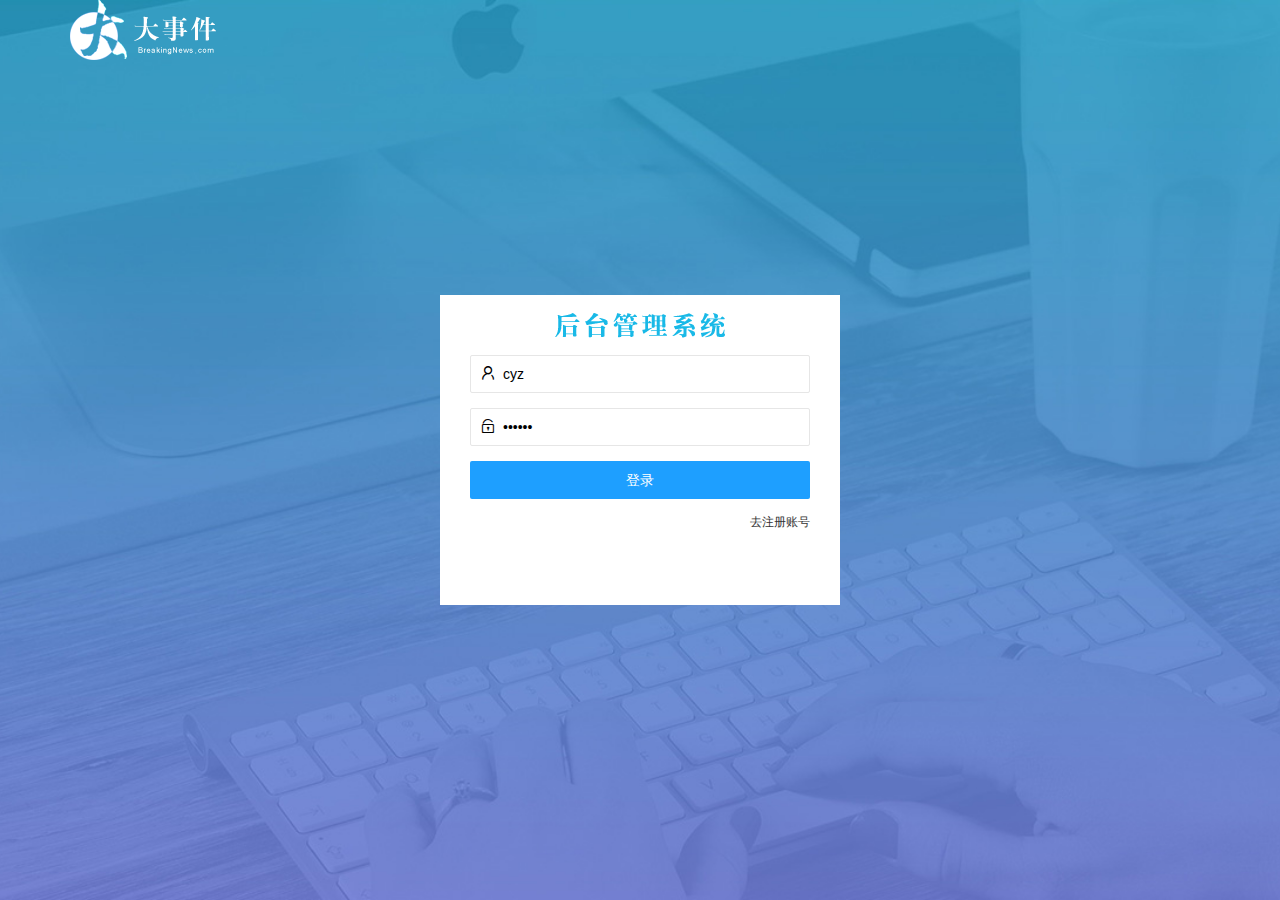
<file: login.html>
<!DOCTYPE html>
<html lang="en">

<head>
    <meta charset="UTF-8">
    <meta name="viewport" content="width=device-width, initial-scale=1.0">
    <title>大事件-登录/注册</title>
    <!-- 引入图标 -->
    <link rel="stylesheet" href="/favicon.ico">
    <!-- 先导入layui样式 在导入自己的样式-->
    <link rel="stylesheet" href="/assets/lib/layui/css/layui.css">
    <!-- live server 启动以后 以code目录为根目录 -->
    <link rel="stylesheet" href="/assets/css/login.css">

</head>

<body>
    <!-- 顶部logo -->
    <div class="layui-main">
        <img src="/assets/images/logo.png" alt="" />
    </div>

    <!-- 登录注册区域 -->
    <div class="loginAndRegBox">
        <div class="title-box"></div>
        <!-- 登录的div -->
        <div class="login-box">
            <form class="layui-form" id="form_login">
                <!-- 登录名 -->
                <div class="layui-form-item">
                    <!-- 输入框前的图标 -->
                    <i class="layui-icon layui-icon-username"></i>
                    <input value="cyz" type="text" name="username" required lay-verify="required" placeholder="请输入用户名"
                        autocomplete="off" class="layui-input">
                </div>
                <!-- 密码 -->
                <div class="layui-form-item">
                    <i class="layui-icon layui-icon-password"></i>
                    <input value="123456" type="password" name="password" required lay-verify="required|pwd" placeholder="请输入密码"
                        autocomplete="off" class="layui-input">
                </div>
                <!-- 登录按钮 -->
                <div class="layui-form-item">
                    <!-- 表单的提交按钮和别的按钮区别 有lay-submit属性 -->
                    <!-- type 要么不写 要么设置为 submit 可以提交表单 -->
                    <!-- lay-submit 是一个属性，必须写 ，未来可以利用这个属性做表单校验 -->
                    <button class="layui-btn layui-btn-fluid layui-btn-normal" lay-submit
                        lay-filter="formDemo">登录</button>
                </div>
                <div class="layui-form-item links">
                    <a href="javaScript:;" id="link_reg">去注册账号</a>
                </div>
            </form>
        </div>
        <!-- 注册的div -->
        <div class="reg-box">
            <form class="layui-form" id="form_reg">
                <!-- 登录名 -->
                <div class="layui-form-item">
                    <!-- 输入框前的图标 -->
                    <i class="layui-icon layui-icon-username"></i>
                    <input type="text" name="username" required lay-verify="required" placeholder="请输入用户名"
                        autocomplete="off" class="layui-input">
                </div>
                <!-- 密码 -->
                <div class="layui-form-item">
                    <!-- 输入框前的图标 -->
                    <i class="layui-icon layui-icon-password"></i>
                    <input type="password" name="password" required lay-verify="required|pwd" placeholder="请输入密码"
                        autocomplete="off" class="layui-input">
                </div>
                <!-- 再次确认密码 -->
                <div class="layui-form-item">
                    <!-- 输入框前的图标 -->
                    <i class="layui-icon layui-icon-password"></i>
                    <input type="password" name="repassword" required lay-verify="required|pwd|repwd" placeholder="再次确认密码"
                        autocomplete="off" class="layui-input">
                </div>
                <!-- 注册按钮 -->
                <div class="layui-form-item">
                    <!-- 表单的提交按钮和别的按钮不同 有lay-submit属性 -->
                    <button class="layui-btn layui-btn-fluid layui-btn-normal" lay-submit
                        lay-filter="formDemo">注册</button>
                </div>
                <div class="layui-form-item links">
                    <a href="javaScript:;" id="link_login">去登陆</a>
                </div>
            </form>
        </div>
    </div>

    <!-- 导入layui的js文件,不带all的功能少，且需要配置代码 -->
    <script src="/assets/lib/layui/layui.all.js"></script>
    <!-- 导入jquery -->
    <script src="/assets/lib/jquery.js"></script>
    <!-- 在jquery和自己的逻辑之间导入自己封装的baseApi.js -->
    <script src="/assets/js/baseApi.js"></script>
    <!-- 导入自己的js -->
    <script src="/assets/js/login.js"></script>
</body>

</html>
</file>
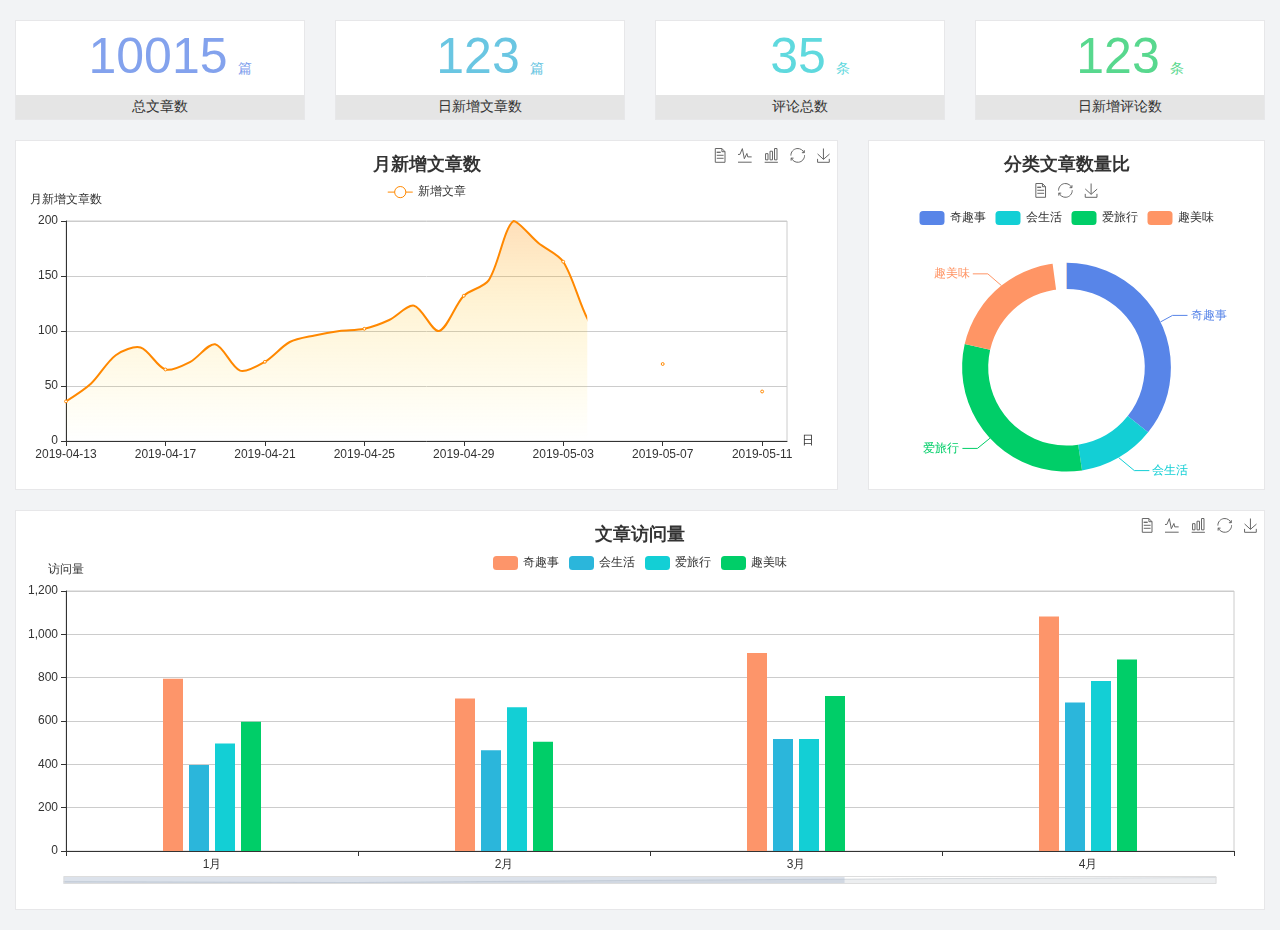
<file: home/dashboard.html>
<!DOCTYPE html>
<html lang="en">

<head>
  <meta charset="UTF-8">
  <meta name="viewport" content="width=device-width, initial-scale=1.0">
  <meta http-equiv="X-UA-Compatible" content="ie=edge">
  <title>图表统计</title>
  <link rel="stylesheet" href="../assets/lib/bootstrap.css" />
  <link rel="stylesheet" href="../assets/lib/main.css" />
  <script src="../assets/lib/jquery.js"></script>
  <script type="text/javascript" src="../assets/lib/echarts.min.js"></script>
</head>

<body>
  <div class="container-fluid">
    <div class="row spannel_list">
      <div class="col-sm-3 col-xs-6">
        <div class="spannel">
          <em>10015</em><span>篇</span>
          <b>总文章数</b>
        </div>
      </div>
      <div class="col-sm-3 col-xs-6">
        <div class="spannel scolor01">
          <em>123</em><span>篇</span>
          <b>日新增文章数</b>
        </div>
      </div>
      <div class="col-sm-3 col-xs-6">
        <div class="spannel scolor02">
          <em>35</em><span>条</span>
          <b>评论总数</b>
        </div>
      </div>
      <div class="col-sm-3 col-xs-6">
        <div class="spannel scolor03">
          <em>123</em><span>条</span>
          <b>日新增评论数</b>
        </div>
      </div>
    </div>
  </div>

  <div class="container-fluid">
    <div class="row curve-pie">
      <div class="col-lg-8 col-md-8">
        <div class="gragh_pannel" id="curve_show"></div>
      </div>
      <div class="col-lg-4 col-md-4">
        <div class="gragh_pannel" id="pie_show"></div>
      </div>
    </div>
  </div>

  <div class="container-fluid">
    <div class="column_pannel" id="column_show"></div>
  </div>

  <script>
    var oChart = echarts.init(document.getElementById('curve_show'));
    var aList_all = [
      { 'count': 36, 'date': '2019-04-13' },
      { 'count': 52, 'date': '2019-04-14' },
      { 'count': 78, 'date': '2019-04-15' },
      { 'count': 85, 'date': '2019-04-16' },
      { 'count': 65, 'date': '2019-04-17' },
      { 'count': 72, 'date': '2019-04-18' },
      { 'count': 88, 'date': '2019-04-19' },
      { 'count': 64, 'date': '2019-04-20' },
      { 'count': 72, 'date': '2019-04-21' },
      { 'count': 90, 'date': '2019-04-22' },
      { 'count': 96, 'date': '2019-04-23' },
      { 'count': 100, 'date': '2019-04-24' },
      { 'count': 102, 'date': '2019-04-25' },
      { 'count': 110, 'date': '2019-04-26' },
      { 'count': 123, 'date': '2019-04-27' },
      { 'count': 100, 'date': '2019-04-28' },
      { 'count': 132, 'date': '2019-04-29' },
      { 'count': 146, 'date': '2019-04-30' },
      { 'count': 200, 'date': '2019-05-01' },
      { 'count': 180, 'date': '2019-05-02' },
      { 'count': 163, 'date': '2019-05-03' },
      { 'count': 110, 'date': '2019-05-04' },
      { 'count': 80, 'date': '2019-05-05' },
      { 'count': 82, 'date': '2019-05-06' },
      { 'count': 70, 'date': '2019-05-07' },
      { 'count': 65, 'date': '2019-05-08' },
      { 'count': 54, 'date': '2019-05-09' },
      { 'count': 40, 'date': '2019-05-10' },
      { 'count': 45, 'date': '2019-05-11' },
      { 'count': 38, 'date': '2019-05-12' },
    ];

    let aCount = [];
    let aDate = [];

    for (var i = 0; i < aList_all.length; i++) {
      aCount.push(aList_all[i].count);
      aDate.push(aList_all[i].date);
    }

    var chartopt = {
      title: {
        text: '月新增文章数',
        left: 'center',
        top: '10'
      },
      tooltip: {
        trigger: 'axis'
      },
      legend: {
        data: ['新增文章'],
        top: '40'
      },
      toolbox: {
        show: true,
        feature: {
          mark: { show: true },
          dataView: { show: true, readOnly: false },
          magicType: { show: true, type: ['line', 'bar'] },
          restore: { show: true },
          saveAsImage: { show: true }
        }
      },
      calculable: true,
      xAxis: [
        {
          name: '日',
          type: 'category',
          boundaryGap: false,
          data: aDate
        }
      ],
      yAxis: [
        {
          name: '月新增文章数',
          type: 'value'
        }
      ],
      series: [
        {
          name: '新增文章',
          type: 'line',
          smooth: true,
          itemStyle: { normal: { areaStyle: { type: 'default' }, color: '#f80' }, lineStyle: { color: '#f80' } },
          data: aCount
        }],
      areaStyle: {
        normal: {
          color: new echarts.graphic.LinearGradient(0, 0, 0, 1, [{
            offset: 0,
            color: 'rgba(255,136,0,0.39)'
          }, {
            offset: .34,
            color: 'rgba(255,180,0,0.25)'
          }, {
            offset: 1,
            color: 'rgba(255,222,0,0.00)'
          }])

        }
      },
      grid: {
        show: true,
        x: 50,
        x2: 50,
        y: 80,
        height: 220
      }
    };

    oChart.setOption(chartopt);


    var oPie = echarts.init(document.getElementById('pie_show'));
    var oPieopt =
    {
      title: {
        top: 10,
        text: '分类文章数量比',
        x: 'center'
      },
      tooltip: {
        trigger: 'item',
        formatter: "{a} <br/>{b} : {c} ({d}%)"
      },
      color: ['#5885e8', '#13cfd5', '#00ce68', '#ff9565'],
      legend: {
        x: 'center',
        top: 65,
        data: ['奇趣事', '会生活', '爱旅行', '趣美味']
      },
      toolbox: {
        show: true,
        x: 'center',
        top: 35,
        feature: {
          mark: { show: true },
          dataView: { show: true, readOnly: false },
          magicType: {
            show: true,
            type: ['pie', 'funnel'],
            option: {
              funnel: {
                x: '25%',
                width: '50%',
                funnelAlign: 'left',
                max: 1548
              }
            }
          },
          restore: { show: true },
          saveAsImage: { show: true }
        }
      },
      calculable: true,
      series: [
        {
          name: '访问来源',
          type: 'pie',
          radius: ['45%', '60%'],
          center: ['50%', '65%'],
          data: [
            { value: 300, name: '奇趣事' },
            { value: 100, name: '会生活' },
            { value: 260, name: '爱旅行' },
            { value: 180, name: '趣美味' }
          ]
        }
      ]
    };
    oPie.setOption(oPieopt);



    var oColumn = this.echarts.init(document.getElementById('column_show'));
    var oColumnopt =
    {
      title: {
        text: '文章访问量',
        left: 'center',
        top: '10'
      },
      tooltip: {
        trigger: 'axis'
      },
      legend: {
        data: ['奇趣事', '会生活', '爱旅行', '趣美味'],
        top: '40'
      },
      toolbox: {
        show: true,
        feature: {
          mark: { show: true },
          dataView: { show: true, readOnly: false },
          magicType: { show: true, type: ['line', 'bar'] },
          restore: { show: true },
          saveAsImage: { show: true }
        }
      },
      calculable: true,
      xAxis: [
        {
          type: 'category',
          data: ['1月', '2月', '3月', '4月', '5月']
        }
      ],
      yAxis: [
        {
          name: '访问量',
          type: 'value'
        }
      ],
      series: [
        {
          name: '奇趣事',
          type: 'bar',
          barWidth: 20,
          itemStyle: {
            normal: { areaStyle: { type: 'default' }, color: '#fd956a' }
          },
          data: [800, 708, 920, 1090, 1200]
        },
        {
          name: '会生活',
          type: 'bar',
          barWidth: 20,
          itemStyle: {
            normal: { areaStyle: { type: 'default' }, color: '#2bb6db' }
          },
          data: [400, 468, 520, 690, 800]
        },
        {
          name: '爱旅行',
          type: 'bar',
          barWidth: 20,
          itemStyle: {
            normal: { areaStyle: { type: 'default' }, color: '#13cfd5' }
          },
          data: [500, 668, 520, 790, 900]
        },
        {
          name: '趣美味',
          type: 'bar',
          barWidth: 20,
          itemStyle: {
            normal: { areaStyle: { type: 'default' }, color: '#00ce68' }
          },
          data: [600, 508, 720, 890, 1000]
        }
      ],
      grid: {
        show: true,
        x: 50,
        x2: 30,
        y: 80,
        height: 260
      },
      dataZoom: [//给x轴设置滚动条
        {
          start: 0,//默认为0
          end: 100 - 1000 / 31,//默认为100
          type: 'slider',
          show: true,
          xAxisIndex: [0],
          handleSize: 0,//滑动条的 左右2个滑动条的大小
          height: 8,//组件高度
          left: 45, //左边的距离
          right: 50,//右边的距离
          bottom: 26,//右边的距离
          handleColor: '#ddd',//h滑动图标的颜色
          handleStyle: {
            borderColor: "#cacaca",
            borderWidth: "1",
            shadowBlur: 2,
            background: "#ddd",
            shadowColor: "#ddd",
          }
        }]
    };
    oColumn.setOption(oColumnopt);
  </script>
</body>

</html>
</file>
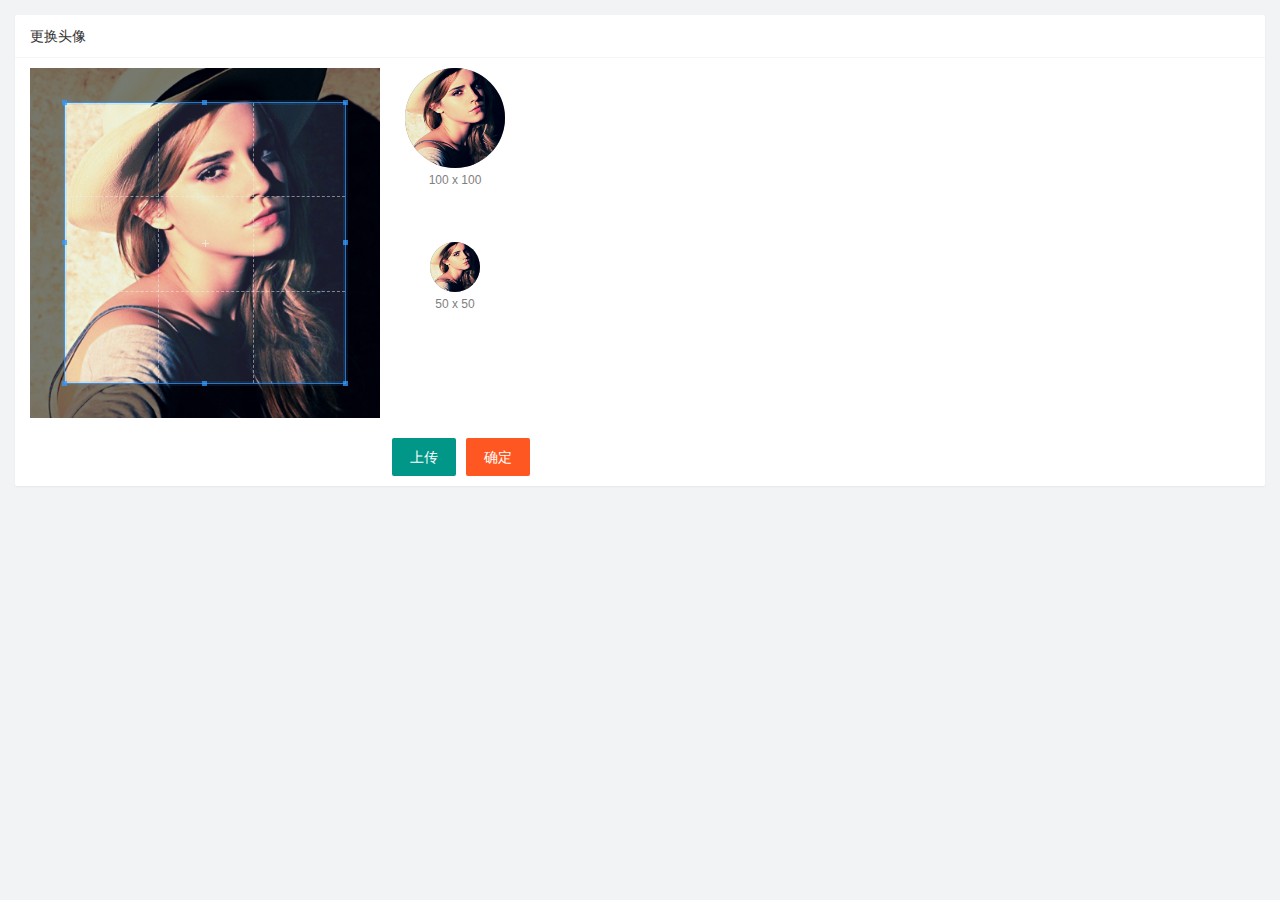
<file: user/user_avatar.html>
<!DOCTYPE html>
<html lang="en">

<head>
    <meta charset="UTF-8">
    <meta name="viewport" content="width=device-width, initial-scale=1.0">
    <title>Document</title>
    <!-- 引入layui.css -->
    <link rel="stylesheet" href="/assets/lib/layui/css/layui.css">
    <!-- 导入裁剪 -->
    <link rel="stylesheet" href="/assets/lib/cropper/cropper.css" />
    <!-- 引入自己的css -->
    <link rel="stylesheet" href="/assets/css/user/user_avatar.css">
</head>

<body>
    <div class="layui-card">
        <div class="layui-card-header">更换头像</div>
        <div class="layui-card-body">
            <!-- 第一行的图片裁剪和预览区域 -->
            <div class="row1">
                <!-- 图片裁剪区域 -->
                <div class="cropper-box">
                    <!-- 这个 img 标签很重要，将来会把它初始化为裁剪区域 -->
                    <img id="image" src="/assets/images/sample.jpg" />
                </div>
                <!-- 图片的预览区域 -->
                <div class="preview-box">
                    <div>
                        <!-- 宽高为 100px 的预览区域 -->
                        <div class="img-preview w100"></div>
                        <p class="size">100 x 100</p>
                    </div>
                    <div>
                        <!-- 宽高为 50px 的预览区域 -->
                        <div class="img-preview w50"></div>
                        <p class="size">50 x 50</p>
                    </div>
                </div>
            </div>

            <!-- 第二行的按钮区域 -->
            <div class="row2">
                <!-- 通过accept属性可以指定用户选择什么类型的文件 -->
                <input type="file" id="file" accept="image/png,image/jpeg" >
                <button type="button" class="layui-btn" id="btnChooseImage">上传</button>
                <button type="button" class="layui-btn layui-btn-danger" id="btnUpload">确定</button>
            </div>
        </div>
    </div>
    <!-- 引入layui的js -->
    <script src="/assets/lib/layui/layui.all.js"></script>
    <!-- 引入jquery -->
    <script src="/assets/lib/jquery.js"></script>
    <script src="/assets/lib/cropper/Cropper.js"></script>
    <script src="/assets/lib/cropper/jquery-cropper.js"></script>
    <!-- 导入baseAPI.js -->
    <script src="/assets/js/baseApi.js"></script>
    <!-- 引入自己的js -->
    <script src="/assets/js/user/user_avatar.js"></script>
</body>

</html>
</file>
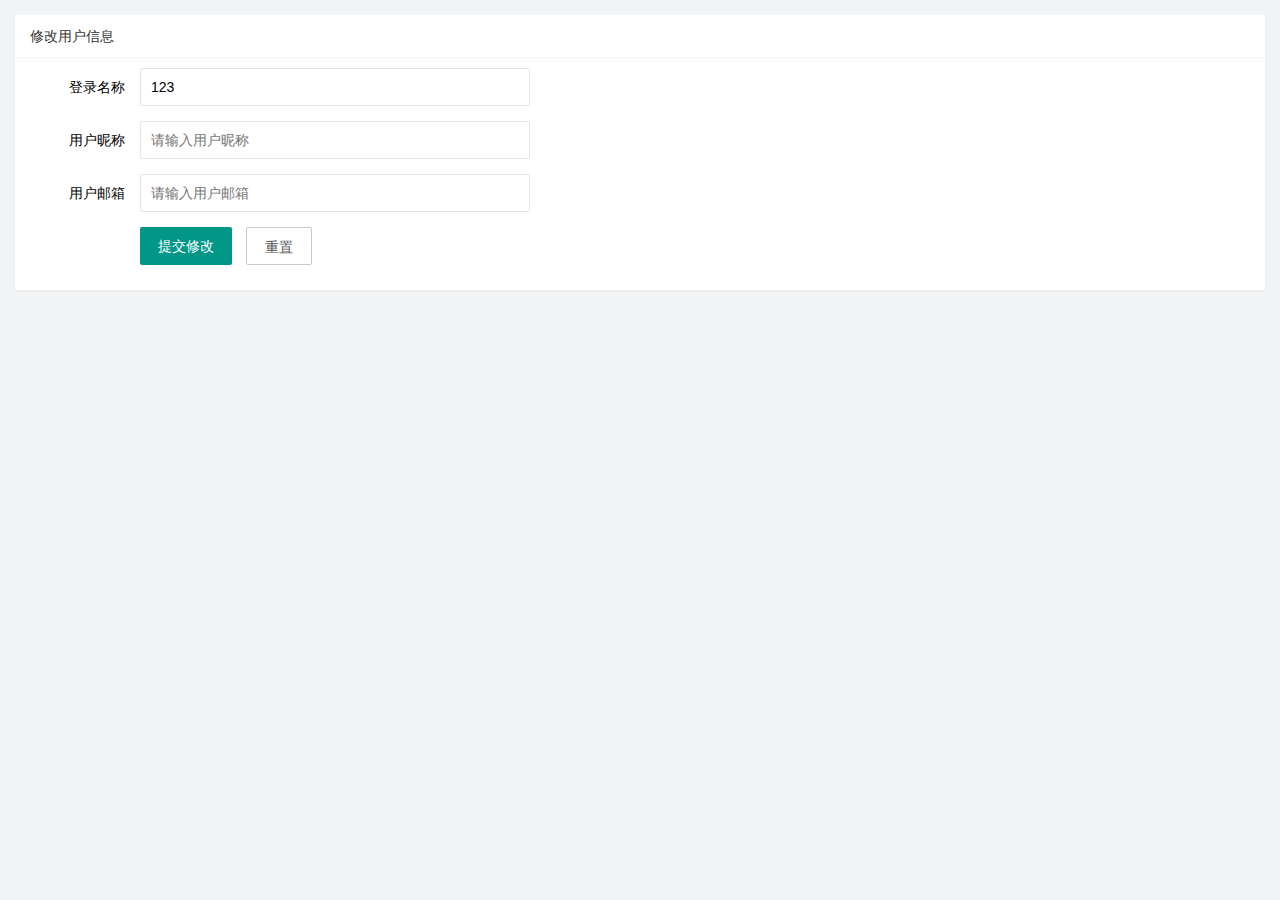
<file: user/user_info.html>
<!DOCTYPE html>
<html lang="en">

<head>
    <meta charset="UTF-8">
    <meta name="viewport" content="width=device-width, initial-scale=1.0">
    <title>个人信息</title>
    <!-- 导入layui的样式 -->
    <link rel="stylesheet" href="/assets/lib/layui/css/layui.css">
    <!-- 导入自己的样式 -->
    <link rel="stylesheet" href="/assets/css/user/user_info.css">
</head>

<body>
    <!-- 个人信息卡片面板 -->
    <div class="layui-card">
        <div class="layui-card-header">修改用户信息</div>
        <div class="layui-card-body">
            <!-- form表单区 -->
            <form class="layui-form" lay-filter="formUserInfo">
                <!-- 这是隐藏域 -->
                <!-- 记住，修改通常都和id有关，所以显示的时候要记得显示id  -->
                <input type="hidden" name="id">
                <!-- 第一行 登录名称 -->
                <div class="layui-form-item">
                    <label class="layui-form-label">登录名称</label>
                    <div class="layui-input-block">
                        <input type="text" name="username" required lay-verify="required" placeholder="请输入登录名称"
                            autocomplete="off" class="layui-input" readonly value="123">
                    </div>
                </div>
                <!-- 第二行 用户昵称  -->
                <div class="layui-form-item">
                    <label class="layui-form-label">用户昵称</label>
                    <div class="layui-input-block">
                        <input type="text" name="nickname" required lay-verify="required|nickname" placeholder="请输入用户昵称"
                            autocomplete="off" class="layui-input">
                    </div>
                </div>
                <!--第三行 用户邮箱 -->
                <div class="layui-form-item">
                    <label class="layui-form-label">用户邮箱</label>
                    <div class="layui-input-block">
                        <input type="text" name="email" required lay-verify="required|email" placeholder="请输入用户邮箱"
                            autocomplete="off" class="layui-input">
                    </div>
                </div>
                <!-- 第四行 按钮区域 -->
                <div class="layui-form-item">
                    <div class="layui-input-block">
                      <button class="layui-btn" lay-submit lay-filter="formDemo">提交修改</button>
                      <button type="reset" class="layui-btn layui-btn-primary" id="btnReset">重置</button>
                    </div>
                  </div>
            </form>
        </div>

    </div>

    <!-- 导入layui的js -->
    <script src="/assets/lib/layui/layui.all.js"></script>
    <!-- 导入jquery -->
    <script src="/assets/lib/jquery.js"></script>
    <!-- 引入baseAPI.js -->
    <script src="/assets/js/baseApi.js"></script>
    <!-- 导入自己的js -->
    <script src="/assets/js/user/user_info.js"></script>
</body>

</html>
</file>
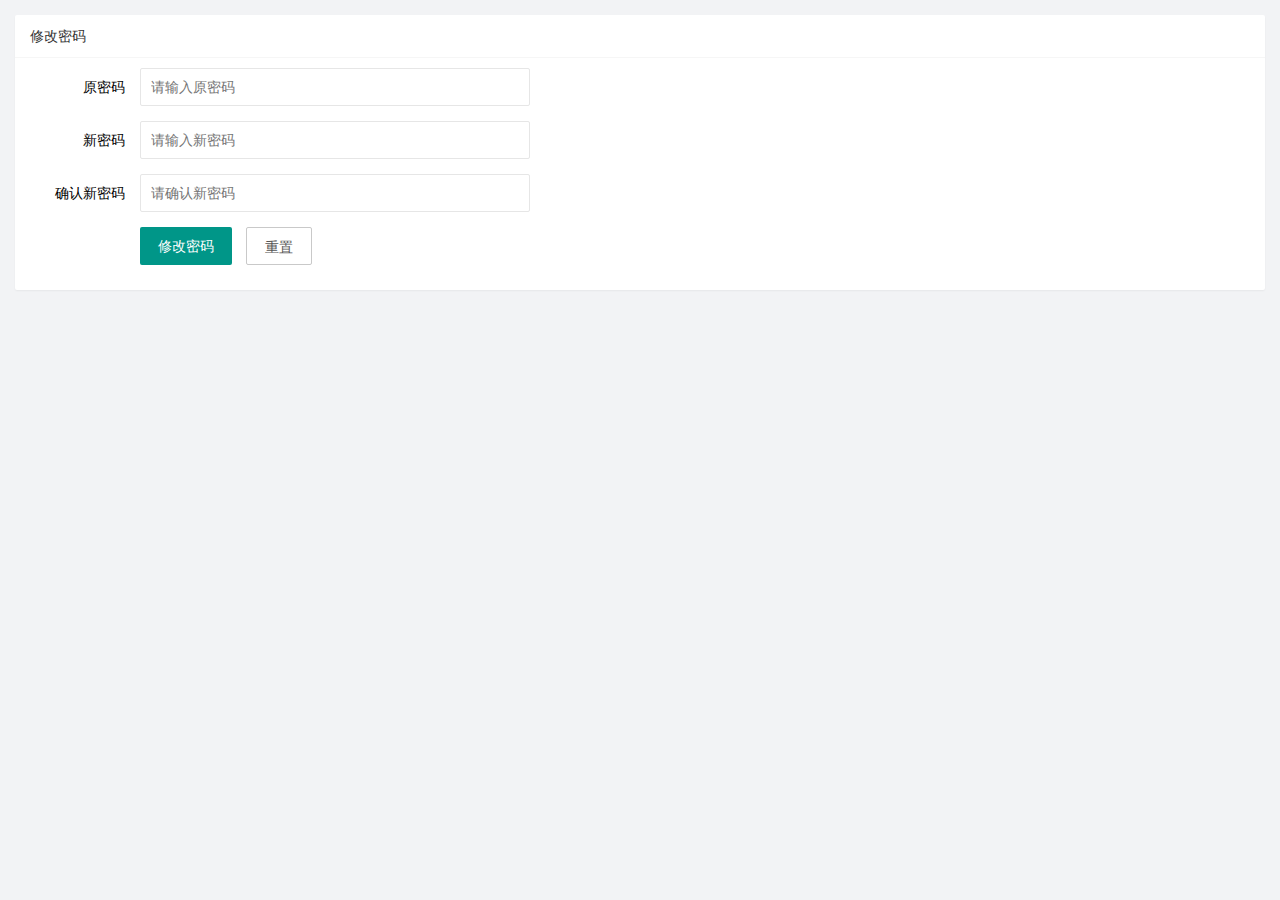
<file: user/user_pwd.html>
<!DOCTYPE html>
<html lang="en">

<head>
    <meta charset="UTF-8">
    <meta name="viewport" content="width=device-width, initial-scale=1.0">
    <title>Document</title>
    <!-- 导入layui.css -->
    <link rel="stylesheet" href="/assets/lib/layui/css/layui.css">
    <!-- 导入自己的css -->
    <link rel="stylesheet" href="/assets/css/user/user_pwd.css">
</head>

<body>
    <!-- 卡片区域 -->
    <div class="layui-card">
        <div class="layui-card-header">修改密码</div>
        <div class="layui-card-body">
            <form class="layui-form" action="">
                <!-- 原密码 -->
                <div class="layui-form-item">
                    <label class="layui-form-label">原密码</label>
                    <div class="layui-input-block">
                        <input type="password" name="oldPwd" required lay-verify="required|pwd" placeholder="请输入原密码"
                            autocomplete="off" class="layui-input">
                    </div>
                </div>
                <!-- 新密码 -->
                <div class="layui-form-item">
                    <label class="layui-form-label">新密码</label>
                    <div class="layui-input-block">
                        <input type="password" name="newPwd" required lay-verify="required|pwd|samePwd" placeholder="请输入新密码"
                            autocomplete="off" class="layui-input">
                    </div>
                </div>
                <!-- 确认密码 -->
                <div class="layui-form-item">
                    <label class="layui-form-label">确认新密码</label>
                    <div class="layui-input-block">
                        <input type="password" name="rePwd" required lay-verify="required|pwd|repwd" placeholder="请确认新密码"
                            autocomplete="off" class="layui-input">
                    </div>
                </div>
                <!-- 按钮 -->
                <div class="layui-form-item">
                    <div class="layui-input-block">
                      <button class="layui-btn" lay-submit lay-filter="formDemo">修改密码</button>
                      <button type="reset" class="layui-btn layui-btn-primary">重置</button>
                    </div>
                  </div>
            </form>
        </div>
    </div>
    <!-- 导入layui的js -->
    <script src="/assets/lib/layui/layui.all.js"></script>
    <!-- 导入jquery -->
    <script src="/assets/lib/jquery.js"></script>
    <!-- 导入baseAPI -->
    <script src="/assets/js/baseApi.js"></script>
    <!-- 导入自己的js -->
    <script src="/assets/js/user/user_pwd.js"></script>
</body>

</html>
</file>
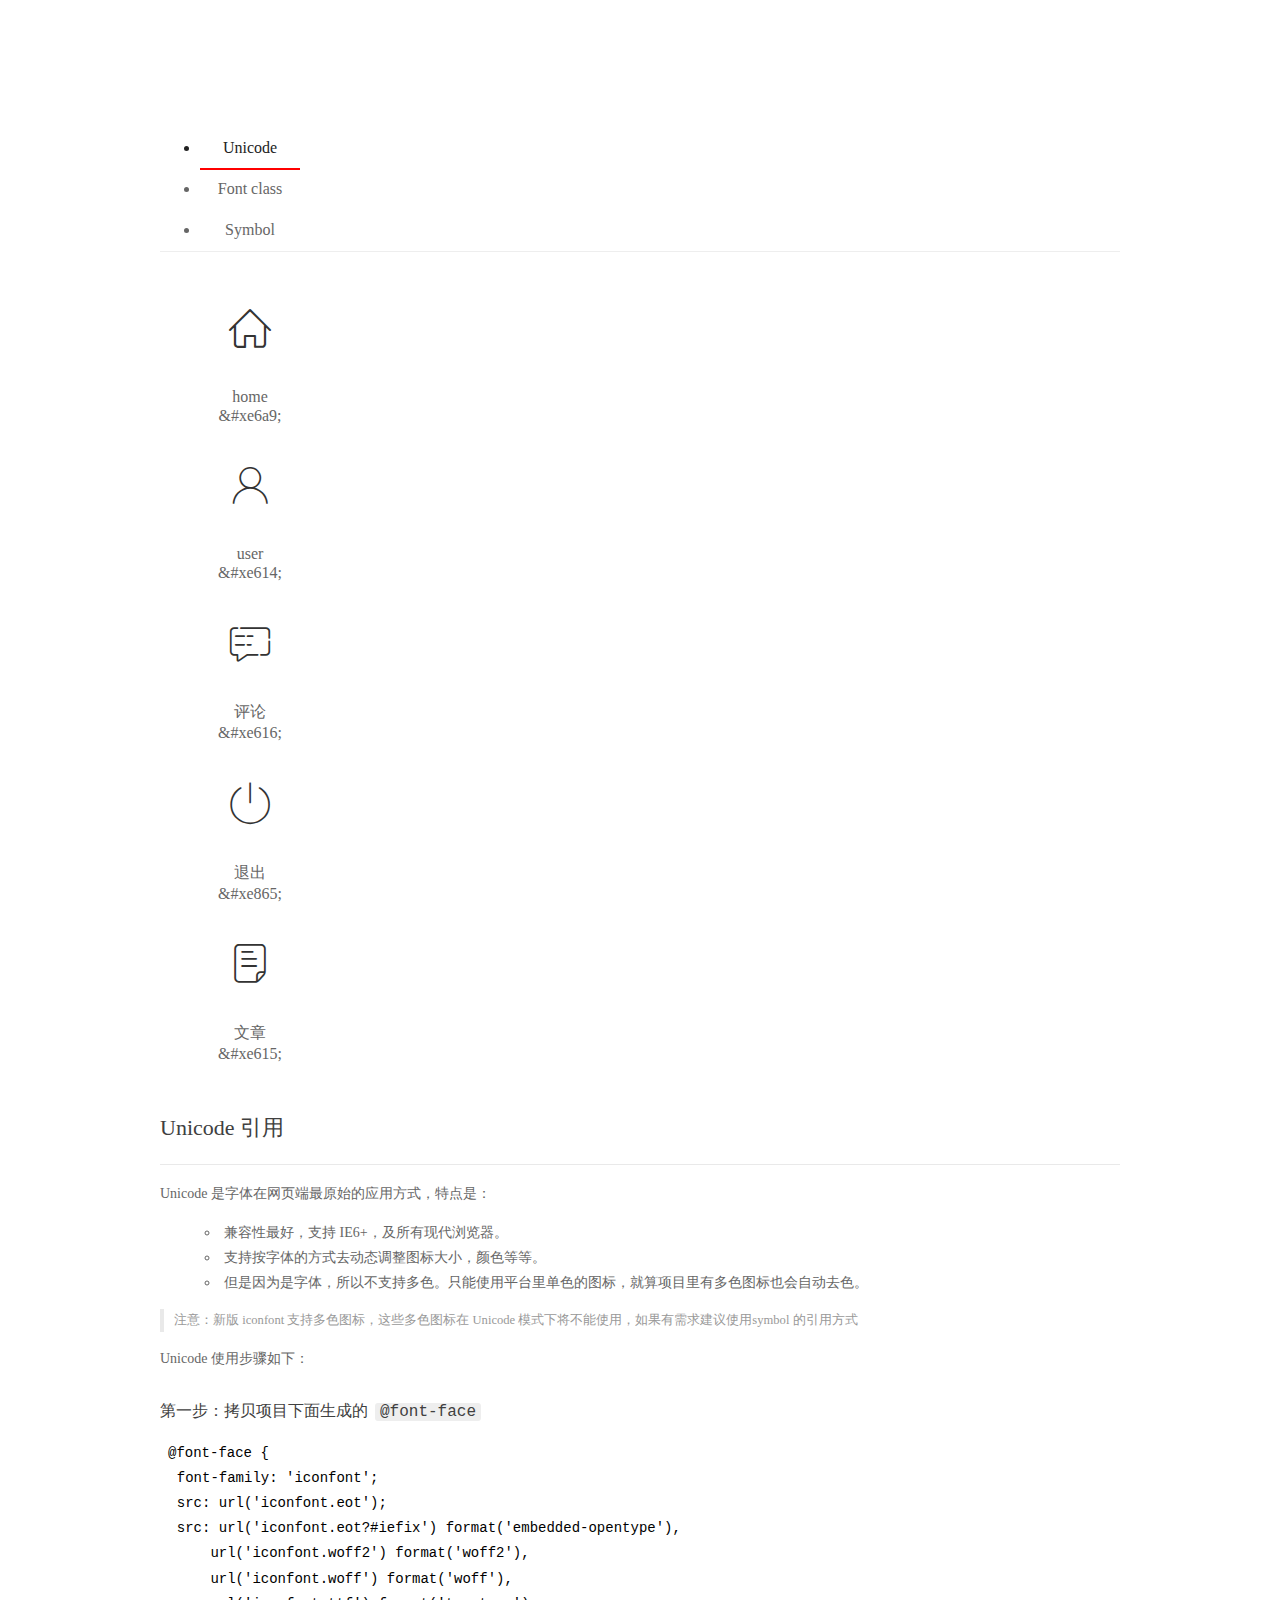
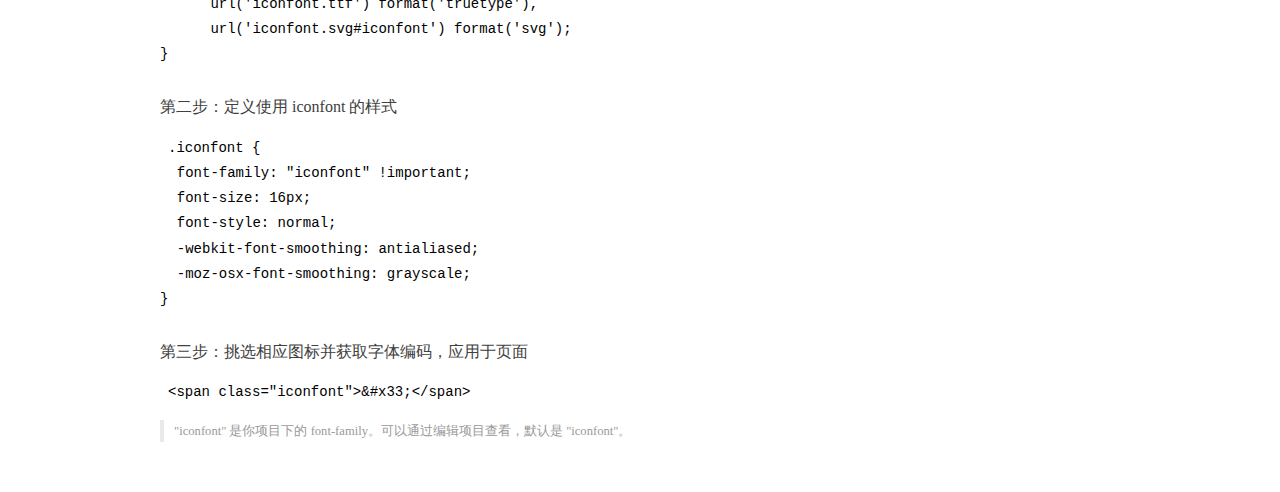
<file: assets/fonts/demo_index.html>
<!DOCTYPE html>
<html>
<head>
  <meta charset="utf-8"/>
  <title>IconFont Demo</title>
  <link rel="shortcut icon" href="https://gtms04.alicdn.com/tps/i4/TB1_oz6GVXXXXaFXpXXJDFnIXXX-64-64.ico" type="image/x-icon"/>
  <link rel="stylesheet" href="https://g.alicdn.com/thx/cube/1.3.2/cube.min.css">
  <link rel="stylesheet" href="demo.css">
  <link rel="stylesheet" href="iconfont.css">
  <script src="iconfont.js"></script>
  <!-- jQuery -->
  <script src="https://a1.alicdn.com/oss/uploads/2018/12/26/7bfddb60-08e8-11e9-9b04-53e73bb6408b.js"></script>
  <!-- 代码高亮 -->
  <script src="https://a1.alicdn.com/oss/uploads/2018/12/26/a3f714d0-08e6-11e9-8a15-ebf944d7534c.js"></script>
</head>
<body>
  <div class="main">
    <h1 class="logo"><a href="https://www.iconfont.cn/" title="iconfont 首页" target="_blank">&#xe86b;</a></h1>
    <div class="nav-tabs">
      <ul id="tabs" class="dib-box">
        <li class="dib active"><span>Unicode</span></li>
        <li class="dib"><span>Font class</span></li>
        <li class="dib"><span>Symbol</span></li>
      </ul>
      
    </div>
    <div class="tab-container">
      <div class="content unicode" style="display: block;">
          <ul class="icon_lists dib-box">
          
            <li class="dib">
              <span class="icon iconfont">&#xe6a9;</span>
                <div class="name">home</div>
                <div class="code-name">&amp;#xe6a9;</div>
              </li>
          
            <li class="dib">
              <span class="icon iconfont">&#xe614;</span>
                <div class="name">user</div>
                <div class="code-name">&amp;#xe614;</div>
              </li>
          
            <li class="dib">
              <span class="icon iconfont">&#xe616;</span>
                <div class="name">评论</div>
                <div class="code-name">&amp;#xe616;</div>
              </li>
          
            <li class="dib">
              <span class="icon iconfont">&#xe865;</span>
                <div class="name">退出</div>
                <div class="code-name">&amp;#xe865;</div>
              </li>
          
            <li class="dib">
              <span class="icon iconfont">&#xe615;</span>
                <div class="name">文章</div>
                <div class="code-name">&amp;#xe615;</div>
              </li>
          
          </ul>
          <div class="article markdown">
          <h2 id="unicode-">Unicode 引用</h2>
          <hr>

          <p>Unicode 是字体在网页端最原始的应用方式，特点是：</p>
          <ul>
            <li>兼容性最好，支持 IE6+，及所有现代浏览器。</li>
            <li>支持按字体的方式去动态调整图标大小，颜色等等。</li>
            <li>但是因为是字体，所以不支持多色。只能使用平台里单色的图标，就算项目里有多色图标也会自动去色。</li>
          </ul>
          <blockquote>
            <p>注意：新版 iconfont 支持多色图标，这些多色图标在 Unicode 模式下将不能使用，如果有需求建议使用symbol 的引用方式</p>
          </blockquote>
          <p>Unicode 使用步骤如下：</p>
          <h3 id="-font-face">第一步：拷贝项目下面生成的 <code>@font-face</code></h3>
<pre><code class="language-css"
>@font-face {
  font-family: 'iconfont';
  src: url('iconfont.eot');
  src: url('iconfont.eot?#iefix') format('embedded-opentype'),
      url('iconfont.woff2') format('woff2'),
      url('iconfont.woff') format('woff'),
      url('iconfont.ttf') format('truetype'),
      url('iconfont.svg#iconfont') format('svg');
}
</code></pre>
          <h3 id="-iconfont-">第二步：定义使用 iconfont 的样式</h3>
<pre><code class="language-css"
>.iconfont {
  font-family: "iconfont" !important;
  font-size: 16px;
  font-style: normal;
  -webkit-font-smoothing: antialiased;
  -moz-osx-font-smoothing: grayscale;
}
</code></pre>
          <h3 id="-">第三步：挑选相应图标并获取字体编码，应用于页面</h3>
<pre>
<code class="language-html"
>&lt;span class="iconfont"&gt;&amp;#x33;&lt;/span&gt;
</code></pre>
          <blockquote>
            <p>"iconfont" 是你项目下的 font-family。可以通过编辑项目查看，默认是 "iconfont"。</p>
          </blockquote>
          </div>
      </div>
      <div class="content font-class">
        <ul class="icon_lists dib-box">
          
          <li class="dib">
            <span class="icon iconfont icon-home"></span>
            <div class="name">
              home
            </div>
            <div class="code-name">.icon-home
            </div>
          </li>
          
          <li class="dib">
            <span class="icon iconfont icon-user"></span>
            <div class="name">
              user
            </div>
            <div class="code-name">.icon-user
            </div>
          </li>
          
          <li class="dib">
            <span class="icon iconfont icon-pinglun"></span>
            <div class="name">
              评论
            </div>
            <div class="code-name">.icon-pinglun
            </div>
          </li>
          
          <li class="dib">
            <span class="icon iconfont icon-tuichu"></span>
            <div class="name">
              退出
            </div>
            <div class="code-name">.icon-tuichu
            </div>
          </li>
          
          <li class="dib">
            <span class="icon iconfont icon-16"></span>
            <div class="name">
              文章
            </div>
            <div class="code-name">.icon-16
            </div>
          </li>
          
        </ul>
        <div class="article markdown">
        <h2 id="font-class-">font-class 引用</h2>
        <hr>

        <p>font-class 是 Unicode 使用方式的一种变种，主要是解决 Unicode 书写不直观，语意不明确的问题。</p>
        <p>与 Unicode 使用方式相比，具有如下特点：</p>
        <ul>
          <li>兼容性良好，支持 IE8+，及所有现代浏览器。</li>
          <li>相比于 Unicode 语意明确，书写更直观。可以很容易分辨这个 icon 是什么。</li>
          <li>因为使用 class 来定义图标，所以当要替换图标时，只需要修改 class 里面的 Unicode 引用。</li>
          <li>不过因为本质上还是使用的字体，所以多色图标还是不支持的。</li>
        </ul>
        <p>使用步骤如下：</p>
        <h3 id="-fontclass-">第一步：引入项目下面生成的 fontclass 代码：</h3>
<pre><code class="language-html">&lt;link rel="stylesheet" href="./iconfont.css"&gt;
</code></pre>
        <h3 id="-">第二步：挑选相应图标并获取类名，应用于页面：</h3>
<pre><code class="language-html">&lt;span class="iconfont icon-xxx"&gt;&lt;/span&gt;
</code></pre>
        <blockquote>
          <p>"
            iconfont" 是你项目下的 font-family。可以通过编辑项目查看，默认是 "iconfont"。</p>
        </blockquote>
      </div>
      </div>
      <div class="content symbol">
          <ul class="icon_lists dib-box">
          
            <li class="dib">
                <svg class="icon svg-icon" aria-hidden="true">
                  <use xlink:href="#icon-home"></use>
                </svg>
                <div class="name">home</div>
                <div class="code-name">#icon-home</div>
            </li>
          
            <li class="dib">
                <svg class="icon svg-icon" aria-hidden="true">
                  <use xlink:href="#icon-user"></use>
                </svg>
                <div class="name">user</div>
                <div class="code-name">#icon-user</div>
            </li>
          
            <li class="dib">
                <svg class="icon svg-icon" aria-hidden="true">
                  <use xlink:href="#icon-pinglun"></use>
                </svg>
                <div class="name">评论</div>
                <div class="code-name">#icon-pinglun</div>
            </li>
          
            <li class="dib">
                <svg class="icon svg-icon" aria-hidden="true">
                  <use xlink:href="#icon-tuichu"></use>
                </svg>
                <div class="name">退出</div>
                <div class="code-name">#icon-tuichu</div>
            </li>
          
            <li class="dib">
                <svg class="icon svg-icon" aria-hidden="true">
                  <use xlink:href="#icon-16"></use>
                </svg>
                <div class="name">文章</div>
                <div class="code-name">#icon-16</div>
            </li>
          
          </ul>
          <div class="article markdown">
          <h2 id="symbol-">Symbol 引用</h2>
          <hr>

          <p>这是一种全新的使用方式，应该说这才是未来的主流，也是平台目前推荐的用法。相关介绍可以参考这篇<a href="">文章</a>
            这种用法其实是做了一个 SVG 的集合，与另外两种相比具有如下特点：</p>
          <ul>
            <li>支持多色图标了，不再受单色限制。</li>
            <li>通过一些技巧，支持像字体那样，通过 <code>font-size</code>, <code>color</code> 来调整样式。</li>
            <li>兼容性较差，支持 IE9+，及现代浏览器。</li>
            <li>浏览器渲染 SVG 的性能一般，还不如 png。</li>
          </ul>
          <p>使用步骤如下：</p>
          <h3 id="-symbol-">第一步：引入项目下面生成的 symbol 代码：</h3>
<pre><code class="language-html">&lt;script src="./iconfont.js"&gt;&lt;/script&gt;
</code></pre>
          <h3 id="-css-">第二步：加入通用 CSS 代码（引入一次就行）：</h3>
<pre><code class="language-html">&lt;style&gt;
.icon {
  width: 1em;
  height: 1em;
  vertical-align: -0.15em;
  fill: currentColor;
  overflow: hidden;
}
&lt;/style&gt;
</code></pre>
          <h3 id="-">第三步：挑选相应图标并获取类名，应用于页面：</h3>
<pre><code class="language-html">&lt;svg class="icon" aria-hidden="true"&gt;
  &lt;use xlink:href="#icon-xxx"&gt;&lt;/use&gt;
&lt;/svg&gt;
</code></pre>
          </div>
      </div>

    </div>
  </div>
  <script>
  $(document).ready(function () {
      $('.tab-container .content:first').show()

      $('#tabs li').click(function (e) {
        var tabContent = $('.tab-container .content')
        var index = $(this).index()

        if ($(this).hasClass('active')) {
          return
        } else {
          $('#tabs li').removeClass('active')
          $(this).addClass('active')

          tabContent.hide().eq(index).fadeIn()
        }
      })
    })
  </script>
</body>
</html>
</file>
<file: assets/lib/layui/css/layui.css>
/** layui-v2.5.5 MIT License By https://www.layui.com */
 .layui-inline,img{display:inline-block;vertical-align:middle}h1,h2,h3,h4,h5,h6{font-weight:400}.layui-edge,.layui-header,.layui-inline,.layui-main{position:relative}.layui-body,.layui-edge,.layui-elip{overflow:hidden}.layui-btn,.layui-edge,.layui-inline,img{vertical-align:middle}.layui-btn,.layui-disabled,.layui-icon,.layui-unselect{-moz-user-select:none;-webkit-user-select:none;-ms-user-select:none}.layui-elip,.layui-form-checkbox span,.layui-form-pane .layui-form-label{text-overflow:ellipsis;white-space:nowrap}.layui-breadcrumb,.layui-tree-btnGroup{visibility:hidden}blockquote,body,button,dd,div,dl,dt,form,h1,h2,h3,h4,h5,h6,input,li,ol,p,pre,td,textarea,th,ul{margin:0;padding:0;-webkit-tap-highlight-color:rgba(0,0,0,0)}a:active,a:hover{outline:0}img{border:none}li{list-style:none}table{border-collapse:collapse;border-spacing:0}h4,h5,h6{font-size:100%}button,input,optgroup,option,select,textarea{font-family:inherit;font-size:inherit;font-style:inherit;font-weight:inherit;outline:0}pre{white-space:pre-wrap;white-space:-moz-pre-wrap;white-space:-pre-wrap;white-space:-o-pre-wrap;word-wrap:break-word}body{line-height:24px;font:14px Helvetica Neue,Helvetica,PingFang SC,Tahoma,Arial,sans-serif}hr{height:1px;margin:10px 0;border:0;clear:both}a{color:#333;text-decoration:none}a:hover{color:#777}a cite{font-style:normal;*cursor:pointer}.layui-border-box,.layui-border-box *{box-sizing:border-box}.layui-box,.layui-box *{box-sizing:content-box}.layui-clear{clear:both;*zoom:1}.layui-clear:after{content:'\20';clear:both;*zoom:1;display:block;height:0}.layui-inline{*display:inline;*zoom:1}.layui-edge{display:inline-block;width:0;height:0;border-width:6px;border-style:dashed;border-color:transparent}.layui-edge-top{top:-4px;border-bottom-color:#999;border-bottom-style:solid}.layui-edge-right{border-left-color:#999;border-left-style:solid}.layui-edge-bottom{top:2px;border-top-color:#999;border-top-style:solid}.layui-edge-left{border-right-color:#999;border-right-style:solid}.layui-disabled,.layui-disabled:hover{color:#d2d2d2!important;cursor:not-allowed!important}.layui-circle{border-radius:100%}.layui-show{display:block!important}.layui-hide{display:none!important}@font-face{font-family:layui-icon;src:url(../font/iconfont.eot?v=250);src:url(../font/iconfont.eot?v=250#iefix) format('embedded-opentype'),url(../font/iconfont.woff2?v=250) format('woff2'),url(../font/iconfont.woff?v=250) format('woff'),url(../font/iconfont.ttf?v=250) format('truetype'),url(../font/iconfont.svg?v=250#layui-icon) format('svg')}.layui-icon{font-family:layui-icon!important;font-size:16px;font-style:normal;-webkit-font-smoothing:antialiased;-moz-osx-font-smoothing:grayscale}.layui-icon-reply-fill:before{content:"\e611"}.layui-icon-set-fill:before{content:"\e614"}.layui-icon-menu-fill:before{content:"\e60f"}.layui-icon-search:before{content:"\e615"}.layui-icon-share:before{content:"\e641"}.layui-icon-set-sm:before{content:"\e620"}.layui-icon-engine:before{content:"\e628"}.layui-icon-close:before{content:"\1006"}.layui-icon-close-fill:before{content:"\1007"}.layui-icon-chart-screen:before{content:"\e629"}.layui-icon-star:before{content:"\e600"}.layui-icon-circle-dot:before{content:"\e617"}.layui-icon-chat:before{content:"\e606"}.layui-icon-release:before{content:"\e609"}.layui-icon-list:before{content:"\e60a"}.layui-icon-chart:before{content:"\e62c"}.layui-icon-ok-circle:before{content:"\1005"}.layui-icon-layim-theme:before{content:"\e61b"}.layui-icon-table:before{content:"\e62d"}.layui-icon-right:before{content:"\e602"}.layui-icon-left:before{content:"\e603"}.layui-icon-cart-simple:before{content:"\e698"}.layui-icon-face-cry:before{content:"\e69c"}.layui-icon-face-smile:before{content:"\e6af"}.layui-icon-survey:before{content:"\e6b2"}.layui-icon-tree:before{content:"\e62e"}.layui-icon-upload-circle:before{content:"\e62f"}.layui-icon-add-circle:before{content:"\e61f"}.layui-icon-download-circle:before{content:"\e601"}.layui-icon-templeate-1:before{content:"\e630"}.layui-icon-util:before{content:"\e631"}.layui-icon-face-surprised:before{content:"\e664"}.layui-icon-edit:before{content:"\e642"}.layui-icon-speaker:before{content:"\e645"}.layui-icon-down:before{content:"\e61a"}.layui-icon-file:before{content:"\e621"}.layui-icon-layouts:before{content:"\e632"}.layui-icon-rate-half:before{content:"\e6c9"}.layui-icon-add-circle-fine:before{content:"\e608"}.layui-icon-prev-circle:before{content:"\e633"}.layui-icon-read:before{content:"\e705"}.layui-icon-404:before{content:"\e61c"}.layui-icon-carousel:before{content:"\e634"}.layui-icon-help:before{content:"\e607"}.layui-icon-code-circle:before{content:"\e635"}.layui-icon-water:before{content:"\e636"}.layui-icon-username:before{content:"\e66f"}.layui-icon-find-fill:before{content:"\e670"}.layui-icon-about:before{content:"\e60b"}.layui-icon-location:before{content:"\e715"}.layui-icon-up:before{content:"\e619"}.layui-icon-pause:before{content:"\e651"}.layui-icon-date:before{content:"\e637"}.layui-icon-layim-uploadfile:before{content:"\e61d"}.layui-icon-delete:before{content:"\e640"}.layui-icon-play:before{content:"\e652"}.layui-icon-top:before{content:"\e604"}.layui-icon-friends:before{content:"\e612"}.layui-icon-refresh-3:before{content:"\e9aa"}.layui-icon-ok:before{content:"\e605"}.layui-icon-layer:before{content:"\e638"}.layui-icon-face-smile-fine:before{content:"\e60c"}.layui-icon-dollar:before{content:"\e659"}.layui-icon-group:before{content:"\e613"}.layui-icon-layim-download:before{content:"\e61e"}.layui-icon-picture-fine:before{content:"\e60d"}.layui-icon-link:before{content:"\e64c"}.layui-icon-diamond:before{content:"\e735"}.layui-icon-log:before{content:"\e60e"}.layui-icon-rate-solid:before{content:"\e67a"}.layui-icon-fonts-del:before{content:"\e64f"}.layui-icon-unlink:before{content:"\e64d"}.layui-icon-fonts-clear:before{content:"\e639"}.layui-icon-triangle-r:before{content:"\e623"}.layui-icon-circle:before{content:"\e63f"}.layui-icon-radio:before{content:"\e643"}.layui-icon-align-center:before{content:"\e647"}.layui-icon-align-right:before{content:"\e648"}.layui-icon-align-left:before{content:"\e649"}.layui-icon-loading-1:before{content:"\e63e"}.layui-icon-return:before{content:"\e65c"}.layui-icon-fonts-strong:before{content:"\e62b"}.layui-icon-upload:before{content:"\e67c"}.layui-icon-dialogue:before{content:"\e63a"}.layui-icon-video:before{content:"\e6ed"}.layui-icon-headset:before{content:"\e6fc"}.layui-icon-cellphone-fine:before{content:"\e63b"}.layui-icon-add-1:before{content:"\e654"}.layui-icon-face-smile-b:before{content:"\e650"}.layui-icon-fonts-html:before{content:"\e64b"}.layui-icon-form:before{content:"\e63c"}.layui-icon-cart:before{content:"\e657"}.layui-icon-camera-fill:before{content:"\e65d"}.layui-icon-tabs:before{content:"\e62a"}.layui-icon-fonts-code:before{content:"\e64e"}.layui-icon-fire:before{content:"\e756"}.layui-icon-set:before{content:"\e716"}.layui-icon-fonts-u:before{content:"\e646"}.layui-icon-triangle-d:before{content:"\e625"}.layui-icon-tips:before{content:"\e702"}.layui-icon-picture:before{content:"\e64a"}.layui-icon-more-vertical:before{content:"\e671"}.layui-icon-flag:before{content:"\e66c"}.layui-icon-loading:before{content:"\e63d"}.layui-icon-fonts-i:before{content:"\e644"}.layui-icon-refresh-1:before{content:"\e666"}.layui-icon-rmb:before{content:"\e65e"}.layui-icon-home:before{content:"\e68e"}.layui-icon-user:before{content:"\e770"}.layui-icon-notice:before{content:"\e667"}.layui-icon-login-weibo:before{content:"\e675"}.layui-icon-voice:before{content:"\e688"}.layui-icon-upload-drag:before{content:"\e681"}.layui-icon-login-qq:before{content:"\e676"}.layui-icon-snowflake:before{content:"\e6b1"}.layui-icon-file-b:before{content:"\e655"}.layui-icon-template:before{content:"\e663"}.layui-icon-auz:before{content:"\e672"}.layui-icon-console:before{content:"\e665"}.layui-icon-app:before{content:"\e653"}.layui-icon-prev:before{content:"\e65a"}.layui-icon-website:before{content:"\e7ae"}.layui-icon-next:before{content:"\e65b"}.layui-icon-component:before{content:"\e857"}.layui-icon-more:before{content:"\e65f"}.layui-icon-login-wechat:before{content:"\e677"}.layui-icon-shrink-right:before{content:"\e668"}.layui-icon-spread-left:before{content:"\e66b"}.layui-icon-camera:before{content:"\e660"}.layui-icon-note:before{content:"\e66e"}.layui-icon-refresh:before{content:"\e669"}.layui-icon-female:before{content:"\e661"}.layui-icon-male:before{content:"\e662"}.layui-icon-password:before{content:"\e673"}.layui-icon-senior:before{content:"\e674"}.layui-icon-theme:before{content:"\e66a"}.layui-icon-tread:before{content:"\e6c5"}.layui-icon-praise:before{content:"\e6c6"}.layui-icon-star-fill:before{content:"\e658"}.layui-icon-rate:before{content:"\e67b"}.layui-icon-template-1:before{content:"\e656"}.layui-icon-vercode:before{content:"\e679"}.layui-icon-cellphone:before{content:"\e678"}.layui-icon-screen-full:before{content:"\e622"}.layui-icon-screen-restore:before{content:"\e758"}.layui-icon-cols:before{content:"\e610"}.layui-icon-export:before{content:"\e67d"}.layui-icon-print:before{content:"\e66d"}.layui-icon-slider:before{content:"\e714"}.layui-icon-addition:before{content:"\e624"}.layui-icon-subtraction:before{content:"\e67e"}.layui-icon-service:before{content:"\e626"}.layui-icon-transfer:before{content:"\e691"}.layui-main{width:1140px;margin:0 auto}.layui-header{z-index:1000;height:60px}.layui-header a:hover{transition:all .5s;-webkit-transition:all .5s}.layui-side{position:fixed;left:0;top:0;bottom:0;z-index:999;width:200px;overflow-x:hidden}.layui-side-scroll{position:relative;width:220px;height:100%;overflow-x:hidden}.layui-body{position:absolute;left:200px;right:0;top:0;bottom:0;z-index:998;width:auto;overflow-y:auto;box-sizing:border-box}.layui-layout-body{overflow:hidden}.layui-layout-admin .layui-header{background-color:#23262E}.layui-layout-admin .layui-side{top:60px;width:200px;overflow-x:hidden}.layui-layout-admin .layui-body{position:fixed;top:60px;bottom:44px}.layui-layout-admin .layui-main{width:auto;margin:0 15px}.layui-layout-admin .layui-footer{position:fixed;left:200px;right:0;bottom:0;height:44px;line-height:44px;padding:0 15px;background-color:#eee}.layui-layout-admin .layui-logo{position:absolute;left:0;top:0;width:200px;height:100%;line-height:60px;text-align:center;color:#009688;font-size:16px}.layui-layout-admin .layui-header .layui-nav{background:0 0}.layui-layout-left{position:absolute!important;left:200px;top:0}.layui-layout-right{position:absolute!important;right:0;top:0}.layui-container{position:relative;margin:0 auto;padding:0 15px;box-sizing:border-box}.layui-fluid{position:relative;margin:0 auto;padding:0 15px}.layui-row:after,.layui-row:before{content:'';display:block;clear:both}.layui-col-lg1,.layui-col-lg10,.layui-col-lg11,.layui-col-lg12,.layui-col-lg2,.layui-col-lg3,.layui-col-lg4,.layui-col-lg5,.layui-col-lg6,.layui-col-lg7,.layui-col-lg8,.layui-col-lg9,.layui-col-md1,.layui-col-md10,.layui-col-md11,.layui-col-md12,.layui-col-md2,.layui-col-md3,.layui-col-md4,.layui-col-md5,.layui-col-md6,.layui-col-md7,.layui-col-md8,.layui-col-md9,.layui-col-sm1,.layui-col-sm10,.layui-col-sm11,.layui-col-sm12,.layui-col-sm2,.layui-col-sm3,.layui-col-sm4,.layui-col-sm5,.layui-col-sm6,.layui-col-sm7,.layui-col-sm8,.layui-col-sm9,.layui-col-xs1,.layui-col-xs10,.layui-col-xs11,.layui-col-xs12,.layui-col-xs2,.layui-col-xs3,.layui-col-xs4,.layui-col-xs5,.layui-col-xs6,.layui-col-xs7,.layui-col-xs8,.layui-col-xs9{position:relative;display:block;box-sizing:border-box}.layui-col-xs1,.layui-col-xs10,.layui-col-xs11,.layui-col-xs12,.layui-col-xs2,.layui-col-xs3,.layui-col-xs4,.layui-col-xs5,.layui-col-xs6,.layui-col-xs7,.layui-col-xs8,.layui-col-xs9{float:left}.layui-col-xs1{width:8.33333333%}.layui-col-xs2{width:16.66666667%}.layui-col-xs3{width:25%}.layui-col-xs4{width:33.33333333%}.layui-col-xs5{width:41.66666667%}.layui-col-xs6{width:50%}.layui-col-xs7{width:58.33333333%}.layui-col-xs8{width:66.66666667%}.layui-col-xs9{width:75%}.layui-col-xs10{width:83.33333333%}.layui-col-xs11{width:91.66666667%}.layui-col-xs12{width:100%}.layui-col-xs-offset1{margin-left:8.33333333%}.layui-col-xs-offset2{margin-left:16.66666667%}.layui-col-xs-offset3{margin-left:25%}.layui-col-xs-offset4{margin-left:33.33333333%}.layui-col-xs-offset5{margin-left:41.66666667%}.layui-col-xs-offset6{margin-left:50%}.layui-col-xs-offset7{margin-left:58.33333333%}.layui-col-xs-offset8{margin-left:66.66666667%}.layui-col-xs-offset9{margin-left:75%}.layui-col-xs-offset10{margin-left:83.33333333%}.layui-col-xs-offset11{margin-left:91.66666667%}.layui-col-xs-offset12{margin-left:100%}@media screen and (max-width:768px){.layui-hide-xs{display:none!important}.layui-show-xs-block{display:block!important}.layui-show-xs-inline{display:inline!important}.layui-show-xs-inline-block{display:inline-block!important}}@media screen and (min-width:768px){.layui-container{width:750px}.layui-hide-sm{display:none!important}.layui-show-sm-block{display:block!important}.layui-show-sm-inline{display:inline!important}.layui-show-sm-inline-block{display:inline-block!important}.layui-col-sm1,.layui-col-sm10,.layui-col-sm11,.layui-col-sm12,.layui-col-sm2,.layui-col-sm3,.layui-col-sm4,.layui-col-sm5,.layui-col-sm6,.layui-col-sm7,.layui-col-sm8,.layui-col-sm9{float:left}.layui-col-sm1{width:8.33333333%}.layui-col-sm2{width:16.66666667%}.layui-col-sm3{width:25%}.layui-col-sm4{width:33.33333333%}.layui-col-sm5{width:41.66666667%}.layui-col-sm6{width:50%}.layui-col-sm7{width:58.33333333%}.layui-col-sm8{width:66.66666667%}.layui-col-sm9{width:75%}.layui-col-sm10{width:83.33333333%}.layui-col-sm11{width:91.66666667%}.layui-col-sm12{width:100%}.layui-col-sm-offset1{margin-left:8.33333333%}.layui-col-sm-offset2{margin-left:16.66666667%}.layui-col-sm-offset3{margin-left:25%}.layui-col-sm-offset4{margin-left:33.33333333%}.layui-col-sm-offset5{margin-left:41.66666667%}.layui-col-sm-offset6{margin-left:50%}.layui-col-sm-offset7{margin-left:58.33333333%}.layui-col-sm-offset8{margin-left:66.66666667%}.layui-col-sm-offset9{margin-left:75%}.layui-col-sm-offset10{margin-left:83.33333333%}.layui-col-sm-offset11{margin-left:91.66666667%}.layui-col-sm-offset12{margin-left:100%}}@media screen and (min-width:992px){.layui-container{width:970px}.layui-hide-md{display:none!important}.layui-show-md-block{display:block!important}.layui-show-md-inline{display:inline!important}.layui-show-md-inline-block{display:inline-block!important}.layui-col-md1,.layui-col-md10,.layui-col-md11,.layui-col-md12,.layui-col-md2,.layui-col-md3,.layui-col-md4,.layui-col-md5,.layui-col-md6,.layui-col-md7,.layui-col-md8,.layui-col-md9{float:left}.layui-col-md1{width:8.33333333%}.layui-col-md2{width:16.66666667%}.layui-col-md3{width:25%}.layui-col-md4{width:33.33333333%}.layui-col-md5{width:41.66666667%}.layui-col-md6{width:50%}.layui-col-md7{width:58.33333333%}.layui-col-md8{width:66.66666667%}.layui-col-md9{width:75%}.layui-col-md10{width:83.33333333%}.layui-col-md11{width:91.66666667%}.layui-col-md12{width:100%}.layui-col-md-offset1{margin-left:8.33333333%}.layui-col-md-offset2{margin-left:16.66666667%}.layui-col-md-offset3{margin-left:25%}.layui-col-md-offset4{margin-left:33.33333333%}.layui-col-md-offset5{margin-left:41.66666667%}.layui-col-md-offset6{margin-left:50%}.layui-col-md-offset7{margin-left:58.33333333%}.layui-col-md-offset8{margin-left:66.66666667%}.layui-col-md-offset9{margin-left:75%}.layui-col-md-offset10{margin-left:83.33333333%}.layui-col-md-offset11{margin-left:91.66666667%}.layui-col-md-offset12{margin-left:100%}}@media screen and (min-width:1200px){.layui-container{width:1170px}.layui-hide-lg{display:none!important}.layui-show-lg-block{display:block!important}.layui-show-lg-inline{display:inline!important}.layui-show-lg-inline-block{display:inline-block!important}.layui-col-lg1,.layui-col-lg10,.layui-col-lg11,.layui-col-lg12,.layui-col-lg2,.layui-col-lg3,.layui-col-lg4,.layui-col-lg5,.layui-col-lg6,.layui-col-lg7,.layui-col-lg8,.layui-col-lg9{float:left}.layui-col-lg1{width:8.33333333%}.layui-col-lg2{width:16.66666667%}.layui-col-lg3{width:25%}.layui-col-lg4{width:33.33333333%}.layui-col-lg5{width:41.66666667%}.layui-col-lg6{width:50%}.layui-col-lg7{width:58.33333333%}.layui-col-lg8{width:66.66666667%}.layui-col-lg9{width:75%}.layui-col-lg10{width:83.33333333%}.layui-col-lg11{width:91.66666667%}.layui-col-lg12{width:100%}.layui-col-lg-offset1{margin-left:8.33333333%}.layui-col-lg-offset2{margin-left:16.66666667%}.layui-col-lg-offset3{margin-left:25%}.layui-col-lg-offset4{margin-left:33.33333333%}.layui-col-lg-offset5{margin-left:41.66666667%}.layui-col-lg-offset6{margin-left:50%}.layui-col-lg-offset7{margin-left:58.33333333%}.layui-col-lg-offset8{margin-left:66.66666667%}.layui-col-lg-offset9{margin-left:75%}.layui-col-lg-offset10{margin-left:83.33333333%}.layui-col-lg-offset11{margin-left:91.66666667%}.layui-col-lg-offset12{margin-left:100%}}.layui-col-space1{margin:-.5px}.layui-col-space1>*{padding:.5px}.layui-col-space3{margin:-1.5px}.layui-col-space3>*{padding:1.5px}.layui-col-space5{margin:-2.5px}.layui-col-space5>*{padding:2.5px}.layui-col-space8{margin:-3.5px}.layui-col-space8>*{padding:3.5px}.layui-col-space10{margin:-5px}.layui-col-space10>*{padding:5px}.layui-col-space12{margin:-6px}.layui-col-space12>*{padding:6px}.layui-col-space15{margin:-7.5px}.layui-col-space15>*{padding:7.5px}.layui-col-space18{margin:-9px}.layui-col-space18>*{padding:9px}.layui-col-space20{margin:-10px}.layui-col-space20>*{padding:10px}.layui-col-space22{margin:-11px}.layui-col-space22>*{padding:11px}.layui-col-space25{margin:-12.5px}.layui-col-space25>*{padding:12.5px}.layui-col-space30{margin:-15px}.layui-col-space30>*{padding:15px}.layui-btn,.layui-input,.layui-select,.layui-textarea,.layui-upload-button{outline:0;-webkit-appearance:none;transition:all .3s;-webkit-transition:all .3s;box-sizing:border-box}.layui-elem-quote{margin-bottom:10px;padding:15px;line-height:22px;border-left:5px solid #009688;border-radius:0 2px 2px 0;background-color:#f2f2f2}.layui-quote-nm{border-style:solid;border-width:1px 1px 1px 5px;background:0 0}.layui-elem-field{margin-bottom:10px;padding:0;border-width:1px;border-style:solid}.layui-elem-field legend{margin-left:20px;padding:0 10px;font-size:20px;font-weight:300}.layui-field-title{margin:10px 0 20px;border-width:1px 0 0}.layui-field-box{padding:10px 15px}.layui-field-title .layui-field-box{padding:10px 0}.layui-progress{position:relative;height:6px;border-radius:20px;background-color:#e2e2e2}.layui-progress-bar{position:absolute;left:0;top:0;width:0;max-width:100%;height:6px;border-radius:20px;text-align:right;background-color:#5FB878;transition:all .3s;-webkit-transition:all .3s}.layui-progress-big,.layui-progress-big .layui-progress-bar{height:18px;line-height:18px}.layui-progress-text{position:relative;top:-20px;line-height:18px;font-size:12px;color:#666}.layui-progress-big .layui-progress-text{position:static;padding:0 10px;color:#fff}.layui-collapse{border-width:1px;border-style:solid;border-radius:2px}.layui-colla-content,.layui-colla-item{border-top-width:1px;border-top-style:solid}.layui-colla-item:first-child{border-top:none}.layui-colla-title{position:relative;height:42px;line-height:42px;padding:0 15px 0 35px;color:#333;background-color:#f2f2f2;cursor:pointer;font-size:14px;overflow:hidden}.layui-colla-content{display:none;padding:10px 15px;line-height:22px;color:#666}.layui-colla-icon{position:absolute;left:15px;top:0;font-size:14px}.layui-card{margin-bottom:15px;border-radius:2px;background-color:#fff;box-shadow:0 1px 2px 0 rgba(0,0,0,.05)}.layui-card:last-child{margin-bottom:0}.layui-card-header{position:relative;height:42px;line-height:42px;padding:0 15px;border-bottom:1px solid #f6f6f6;color:#333;border-radius:2px 2px 0 0;font-size:14px}.layui-bg-black,.layui-bg-blue,.layui-bg-cyan,.layui-bg-green,.layui-bg-orange,.layui-bg-red{color:#fff!important}.layui-card-body{position:relative;padding:10px 15px;line-height:24px}.layui-card-body[pad15]{padding:15px}.layui-card-body[pad20]{padding:20px}.layui-card-body .layui-table{margin:5px 0}.layui-card .layui-tab{margin:0}.layui-panel-window{position:relative;padding:15px;border-radius:0;border-top:5px solid #E6E6E6;background-color:#fff}.layui-auxiliar-moving{position:fixed;left:0;right:0;top:0;bottom:0;width:100%;height:100%;background:0 0;z-index:9999999999}.layui-form-label,.layui-form-mid,.layui-form-select,.layui-input-block,.layui-input-inline,.layui-textarea{position:relative}.layui-bg-red{background-color:#FF5722!important}.layui-bg-orange{background-color:#FFB800!important}.layui-bg-green{background-color:#009688!important}.layui-bg-cyan{background-color:#2F4056!important}.layui-bg-blue{background-color:#1E9FFF!important}.layui-bg-black{background-color:#393D49!important}.layui-bg-gray{background-color:#eee!important;color:#666!important}.layui-badge-rim,.layui-colla-content,.layui-colla-item,.layui-collapse,.layui-elem-field,.layui-form-pane .layui-form-item[pane],.layui-form-pane .layui-form-label,.layui-input,.layui-layedit,.layui-layedit-tool,.layui-quote-nm,.layui-select,.layui-tab-bar,.layui-tab-card,.layui-tab-title,.layui-tab-title .layui-this:after,.layui-textarea{border-color:#e6e6e6}.layui-timeline-item:before,hr{background-color:#e6e6e6}.layui-text{line-height:22px;font-size:14px;color:#666}.layui-text h1,.layui-text h2,.layui-text h3{font-weight:500;color:#333}.layui-text h1{font-size:30px}.layui-text h2{font-size:24px}.layui-text h3{font-size:18px}.layui-text a:not(.layui-btn){color:#01AAED}.layui-text a:not(.layui-btn):hover{text-decoration:underline}.layui-text ul{padding:5px 0 5px 15px}.layui-text ul li{margin-top:5px;list-style-type:disc}.layui-text em,.layui-word-aux{color:#999!important;padding:0 5px!important}.layui-btn{display:inline-block;height:38px;line-height:38px;padding:0 18px;background-color:#009688;color:#fff;white-space:nowrap;text-align:center;font-size:14px;border:none;border-radius:2px;cursor:pointer}.layui-btn:hover{opacity:.8;filter:alpha(opacity=80);color:#fff}.layui-btn:active{opacity:1;filter:alpha(opacity=100)}.layui-btn+.layui-btn{margin-left:10px}.layui-btn-container{font-size:0}.layui-btn-container .layui-btn{margin-right:10px;margin-bottom:10px}.layui-btn-container .layui-btn+.layui-btn{margin-left:0}.layui-table .layui-btn-container .layui-btn{margin-bottom:9px}.layui-btn-radius{border-radius:100px}.layui-btn .layui-icon{margin-right:3px;font-size:18px;vertical-align:bottom;vertical-align:middle\9}.layui-btn-primary{border:1px solid #C9C9C9;background-color:#fff;color:#555}.layui-btn-primary:hover{border-color:#009688;color:#333}.layui-btn-normal{background-color:#1E9FFF}.layui-btn-warm{background-color:#FFB800}.layui-btn-danger{background-color:#FF5722}.layui-btn-checked{background-color:#5FB878}.layui-btn-disabled,.layui-btn-disabled:active,.layui-btn-disabled:hover{border:1px solid #e6e6e6;background-color:#FBFBFB;color:#C9C9C9;cursor:not-allowed;opacity:1}.layui-btn-lg{height:44px;line-height:44px;padding:0 25px;font-size:16px}.layui-btn-sm{height:30px;line-height:30px;padding:0 10px;font-size:12px}.layui-btn-sm i{font-size:16px!important}.layui-btn-xs{height:22px;line-height:22px;padding:0 5px;font-size:12px}.layui-btn-xs i{font-size:14px!important}.layui-btn-group{display:inline-block;vertical-align:middle;font-size:0}.layui-btn-group .layui-btn{margin-left:0!important;margin-right:0!important;border-left:1px solid rgba(255,255,255,.5);border-radius:0}.layui-btn-group .layui-btn-primary{border-left:none}.layui-btn-group .layui-btn-primary:hover{border-color:#C9C9C9;color:#009688}.layui-btn-group .layui-btn:first-child{border-left:none;border-radius:2px 0 0 2px}.layui-btn-group .layui-btn-primary:first-child{border-left:1px solid #c9c9c9}.layui-btn-group .layui-btn:last-child{border-radius:0 2px 2px 0}.layui-btn-group .layui-btn+.layui-btn{margin-left:0}.layui-btn-group+.layui-btn-group{margin-left:10px}.layui-btn-fluid{width:100%}.layui-input,.layui-select,.layui-textarea{height:38px;line-height:1.3;line-height:38px\9;border-width:1px;border-style:solid;background-color:#fff;border-radius:2px}.layui-input::-webkit-input-placeholder,.layui-select::-webkit-input-placeholder,.layui-textarea::-webkit-input-placeholder{line-height:1.3}.layui-input,.layui-textarea{display:block;width:100%;padding-left:10px}.layui-input:hover,.layui-textarea:hover{border-color:#D2D2D2!important}.layui-input:focus,.layui-textarea:focus{border-color:#C9C9C9!important}.layui-textarea{min-height:100px;height:auto;line-height:20px;padding:6px 10px;resize:vertical}.layui-select{padding:0 10px}.layui-form input[type=checkbox],.layui-form input[type=radio],.layui-form select{display:none}.layui-form [lay-ignore]{display:initial}.layui-form-item{margin-bottom:15px;clear:both;*zoom:1}.layui-form-item:after{content:'\20';clear:both;*zoom:1;display:block;height:0}.layui-form-label{float:left;display:block;padding:9px 15px;width:80px;font-weight:400;line-height:20px;text-align:right}.layui-form-label-col{display:block;float:none;padding:9px 0;line-height:20px;text-align:left}.layui-form-item .layui-inline{margin-bottom:5px;margin-right:10px}.layui-input-block{margin-left:110px;min-height:36px}.layui-input-inline{display:inline-block;vertical-align:middle}.layui-form-item .layui-input-inline{float:left;width:190px;margin-right:10px}.layui-form-text .layui-input-inline{width:auto}.layui-form-mid{float:left;display:block;padding:9px 0!important;line-height:20px;margin-right:10px}.layui-form-danger+.layui-form-select .layui-input,.layui-form-danger:focus{border-color:#FF5722!important}.layui-form-select .layui-input{padding-right:30px;cursor:pointer}.layui-form-select .layui-edge{position:absolute;right:10px;top:50%;margin-top:-3px;cursor:pointer;border-width:6px;border-top-color:#c2c2c2;border-top-style:solid;transition:all .3s;-webkit-transition:all .3s}.layui-form-select dl{display:none;position:absolute;left:0;top:42px;padding:5px 0;z-index:899;min-width:100%;border:1px solid #d2d2d2;max-height:300px;overflow-y:auto;background-color:#fff;border-radius:2px;box-shadow:0 2px 4px rgba(0,0,0,.12);box-sizing:border-box}.layui-form-select dl dd,.layui-form-select dl dt{padding:0 10px;line-height:36px;white-space:nowrap;overflow:hidden;text-overflow:ellipsis}.layui-form-select dl dt{font-size:12px;color:#999}.layui-form-select dl dd{cursor:pointer}.layui-form-select dl dd:hover{background-color:#f2f2f2;-webkit-transition:.5s all;transition:.5s all}.layui-form-select .layui-select-group dd{padding-left:20px}.layui-form-select dl dd.layui-select-tips{padding-left:10px!important;color:#999}.layui-form-select dl dd.layui-this{background-color:#5FB878;color:#fff}.layui-form-checkbox,.layui-form-select dl dd.layui-disabled{background-color:#fff}.layui-form-selected dl{display:block}.layui-form-checkbox,.layui-form-checkbox *,.layui-form-switch{display:inline-block;vertical-align:middle}.layui-form-selected .layui-edge{margin-top:-9px;-webkit-transform:rotate(180deg);transform:rotate(180deg);margin-top:-3px\9}:root .layui-form-selected .layui-edge{margin-top:-9px\0/IE9}.layui-form-selectup dl{top:auto;bottom:42px}.layui-select-none{margin:5px 0;text-align:center;color:#999}.layui-select-disabled .layui-disabled{border-color:#eee!important}.layui-select-disabled .layui-edge{border-top-color:#d2d2d2}.layui-form-checkbox{position:relative;height:30px;line-height:30px;margin-right:10px;padding-right:30px;cursor:pointer;font-size:0;-webkit-transition:.1s linear;transition:.1s linear;box-sizing:border-box}.layui-form-checkbox span{padding:0 10px;height:100%;font-size:14px;border-radius:2px 0 0 2px;background-color:#d2d2d2;color:#fff;overflow:hidden}.layui-form-checkbox:hover span{background-color:#c2c2c2}.layui-form-checkbox i{position:absolute;right:0;top:0;width:30px;height:28px;border:1px solid #d2d2d2;border-left:none;border-radius:0 2px 2px 0;color:#fff;font-size:20px;text-align:center}.layui-form-checkbox:hover i{border-color:#c2c2c2;color:#c2c2c2}.layui-form-checked,.layui-form-checked:hover{border-color:#5FB878}.layui-form-checked span,.layui-form-checked:hover span{background-color:#5FB878}.layui-form-checked i,.layui-form-checked:hover i{color:#5FB878}.layui-form-item .layui-form-checkbox{margin-top:4px}.layui-form-checkbox[lay-skin=primary]{height:auto!important;line-height:normal!important;min-width:18px;min-height:18px;border:none!important;margin-right:0;padding-left:28px;padding-right:0;background:0 0}.layui-form-checkbox[lay-skin=primary] span{padding-left:0;padding-right:15px;line-height:18px;background:0 0;color:#666}.layui-form-checkbox[lay-skin=primary] i{right:auto;left:0;width:16px;height:16px;line-height:16px;border:1px solid #d2d2d2;font-size:12px;border-radius:2px;background-color:#fff;-webkit-transition:.1s linear;transition:.1s linear}.layui-form-checkbox[lay-skin=primary]:hover i{border-color:#5FB878;color:#fff}.layui-form-checked[lay-skin=primary] i{border-color:#5FB878!important;background-color:#5FB878;color:#fff}.layui-checkbox-disbaled[lay-skin=primary] span{background:0 0!important;color:#c2c2c2}.layui-checkbox-disbaled[lay-skin=primary]:hover i{border-color:#d2d2d2}.layui-form-item .layui-form-checkbox[lay-skin=primary]{margin-top:10px}.layui-form-switch{position:relative;height:22px;line-height:22px;min-width:35px;padding:0 5px;margin-top:8px;border:1px solid #d2d2d2;border-radius:20px;cursor:pointer;background-color:#fff;-webkit-transition:.1s linear;transition:.1s linear}.layui-form-switch i{position:absolute;left:5px;top:3px;width:16px;height:16px;border-radius:20px;background-color:#d2d2d2;-webkit-transition:.1s linear;transition:.1s linear}.layui-form-switch em{position:relative;top:0;width:25px;margin-left:21px;padding:0!important;text-align:center!important;color:#999!important;font-style:normal!important;font-size:12px}.layui-form-onswitch{border-color:#5FB878;background-color:#5FB878}.layui-checkbox-disbaled,.layui-checkbox-disbaled i{border-color:#e2e2e2!important}.layui-form-onswitch i{left:100%;margin-left:-21px;background-color:#fff}.layui-form-onswitch em{margin-left:5px;margin-right:21px;color:#fff!important}.layui-checkbox-disbaled span{background-color:#e2e2e2!important}.layui-checkbox-disbaled:hover i{color:#fff!important}[lay-radio]{display:none}.layui-form-radio,.layui-form-radio *{display:inline-block;vertical-align:middle}.layui-form-radio{line-height:28px;margin:6px 10px 0 0;padding-right:10px;cursor:pointer;font-size:0}.layui-form-radio *{font-size:14px}.layui-form-radio>i{margin-right:8px;font-size:22px;color:#c2c2c2}.layui-form-radio>i:hover,.layui-form-radioed>i{color:#5FB878}.layui-radio-disbaled>i{color:#e2e2e2!important}.layui-form-pane .layui-form-label{width:110px;padding:8px 15px;height:38px;line-height:20px;border-width:1px;border-style:solid;border-radius:2px 0 0 2px;text-align:center;background-color:#FBFBFB;overflow:hidden;box-sizing:border-box}.layui-form-pane .layui-input-inline{margin-left:-1px}.layui-form-pane .layui-input-block{margin-left:110px;left:-1px}.layui-form-pane .layui-input{border-radius:0 2px 2px 0}.layui-form-pane .layui-form-text .layui-form-label{float:none;width:100%;border-radius:2px;box-sizing:border-box;text-align:left}.layui-form-pane .layui-form-text .layui-input-inline{display:block;margin:0;top:-1px;clear:both}.layui-form-pane .layui-form-text .layui-input-block{margin:0;left:0;top:-1px}.layui-form-pane .layui-form-text .layui-textarea{min-height:100px;border-radius:0 0 2px 2px}.layui-form-pane .layui-form-checkbox{margin:4px 0 4px 10px}.layui-form-pane .layui-form-radio,.layui-form-pane .layui-form-switch{margin-top:6px;margin-left:10px}.layui-form-pane .layui-form-item[pane]{position:relative;border-width:1px;border-style:solid}.layui-form-pane .layui-form-item[pane] .layui-form-label{position:absolute;left:0;top:0;height:100%;border-width:0 1px 0 0}.layui-form-pane .layui-form-item[pane] .layui-input-inline{margin-left:110px}@media screen and (max-width:450px){.layui-form-item .layui-form-label{text-overflow:ellipsis;overflow:hidden;white-space:nowrap}.layui-form-item .layui-inline{display:block;margin-right:0;margin-bottom:20px;clear:both}.layui-form-item .layui-inline:after{content:'\20';clear:both;display:block;height:0}.layui-form-item .layui-input-inline{display:block;float:none;left:-3px;width:auto;margin:0 0 10px 112px}.layui-form-item .layui-input-inline+.layui-form-mid{margin-left:110px;top:-5px;padding:0}.layui-form-item .layui-form-checkbox{margin-right:5px;margin-bottom:5px}}.layui-layedit{border-width:1px;border-style:solid;border-radius:2px}.layui-layedit-tool{padding:3px 5px;border-bottom-width:1px;border-bottom-style:solid;font-size:0}.layedit-tool-fixed{position:fixed;top:0;border-top:1px solid #e2e2e2}.layui-layedit-tool .layedit-tool-mid,.layui-layedit-tool .layui-icon{display:inline-block;vertical-align:middle;text-align:center;font-size:14px}.layui-layedit-tool .layui-icon{position:relative;width:32px;height:30px;line-height:30px;margin:3px 5px;color:#777;cursor:pointer;border-radius:2px}.layui-layedit-tool .layui-icon:hover{color:#393D49}.layui-layedit-tool .layui-icon:active{color:#000}.layui-layedit-tool .layedit-tool-active{background-color:#e2e2e2;color:#000}.layui-layedit-tool .layui-disabled,.layui-layedit-tool .layui-disabled:hover{color:#d2d2d2;cursor:not-allowed}.layui-layedit-tool .layedit-tool-mid{width:1px;height:18px;margin:0 10px;background-color:#d2d2d2}.layedit-tool-html{width:50px!important;font-size:30px!important}.layedit-tool-b,.layedit-tool-code,.layedit-tool-help{font-size:16px!important}.layedit-tool-d,.layedit-tool-face,.layedit-tool-image,.layedit-tool-unlink{font-size:18px!important}.layedit-tool-image input{position:absolute;font-size:0;left:0;top:0;width:100%;height:100%;opacity:.01;filter:Alpha(opacity=1);cursor:pointer}.layui-layedit-iframe iframe{display:block;width:100%}#LAY_layedit_code{overflow:hidden}.layui-laypage{display:inline-block;*display:inline;*zoom:1;vertical-align:middle;margin:10px 0;font-size:0}.layui-laypage>a:first-child,.layui-laypage>a:first-child em{border-radius:2px 0 0 2px}.layui-laypage>a:last-child,.layui-laypage>a:last-child em{border-radius:0 2px 2px 0}.layui-laypage>:first-child{margin-left:0!important}.layui-laypage>:last-child{margin-right:0!important}.layui-laypage a,.layui-laypage button,.layui-laypage input,.layui-laypage select,.layui-laypage span{border:1px solid #e2e2e2}.layui-laypage a,.layui-laypage span{display:inline-block;*display:inline;*zoom:1;vertical-align:middle;padding:0 15px;height:28px;line-height:28px;margin:0 -1px 5px 0;background-color:#fff;color:#333;font-size:12px}.layui-flow-more a *,.layui-laypage input,.layui-table-view select[lay-ignore]{display:inline-block}.layui-laypage a:hover{color:#009688}.layui-laypage em{font-style:normal}.layui-laypage .layui-laypage-spr{color:#999;font-weight:700}.layui-laypage a{text-decoration:none}.layui-laypage .layui-laypage-curr{position:relative}.layui-laypage .layui-laypage-curr em{position:relative;color:#fff}.layui-laypage .layui-laypage-curr .layui-laypage-em{position:absolute;left:-1px;top:-1px;padding:1px;width:100%;height:100%;background-color:#009688}.layui-laypage-em{border-radius:2px}.layui-laypage-next em,.layui-laypage-prev em{font-family:Sim sun;font-size:16px}.layui-laypage .layui-laypage-count,.layui-laypage .layui-laypage-limits,.layui-laypage .layui-laypage-refresh,.layui-laypage .layui-laypage-skip{margin-left:10px;margin-right:10px;padding:0;border:none}.layui-laypage .layui-laypage-limits,.layui-laypage .layui-laypage-refresh{vertical-align:top}.layui-laypage .layui-laypage-refresh i{font-size:18px;cursor:pointer}.layui-laypage select{height:22px;padding:3px;border-radius:2px;cursor:pointer}.layui-laypage .layui-laypage-skip{height:30px;line-height:30px;color:#999}.layui-laypage button,.layui-laypage input{height:30px;line-height:30px;border-radius:2px;vertical-align:top;background-color:#fff;box-sizing:border-box}.layui-laypage input{width:40px;margin:0 10px;padding:0 3px;text-align:center}.layui-laypage input:focus,.layui-laypage select:focus{border-color:#009688!important}.layui-laypage button{margin-left:10px;padding:0 10px;cursor:pointer}.layui-table,.layui-table-view{margin:10px 0}.layui-flow-more{margin:10px 0;text-align:center;color:#999;font-size:14px}.layui-flow-more a{height:32px;line-height:32px}.layui-flow-more a *{vertical-align:top}.layui-flow-more a cite{padding:0 20px;border-radius:3px;background-color:#eee;color:#333;font-style:normal}.layui-flow-more a cite:hover{opacity:.8}.layui-flow-more a i{font-size:30px;color:#737383}.layui-table{width:100%;background-color:#fff;color:#666}.layui-table tr{transition:all .3s;-webkit-transition:all .3s}.layui-table th{text-align:left;font-weight:400}.layui-table tbody tr:hover,.layui-table thead tr,.layui-table-click,.layui-table-header,.layui-table-hover,.layui-table-mend,.layui-table-patch,.layui-table-tool,.layui-table-total,.layui-table-total tr,.layui-table[lay-even] tr:nth-child(even){background-color:#f2f2f2}.layui-table td,.layui-table th,.layui-table-col-set,.layui-table-fixed-r,.layui-table-grid-down,.layui-table-header,.layui-table-page,.layui-table-tips-main,.layui-table-tool,.layui-table-total,.layui-table-view,.layui-table[lay-skin=line],.layui-table[lay-skin=row]{border-width:1px;border-style:solid;border-color:#e6e6e6}.layui-table td,.layui-table th{position:relative;padding:9px 15px;min-height:20px;line-height:20px;font-size:14px}.layui-table[lay-skin=line] td,.layui-table[lay-skin=line] th{border-width:0 0 1px}.layui-table[lay-skin=row] td,.layui-table[lay-skin=row] th{border-width:0 1px 0 0}.layui-table[lay-skin=nob] td,.layui-table[lay-skin=nob] th{border:none}.layui-table img{max-width:100px}.layui-table[lay-size=lg] td,.layui-table[lay-size=lg] th{padding:15px 30px}.layui-table-view .layui-table[lay-size=lg] .layui-table-cell{height:40px;line-height:40px}.layui-table[lay-size=sm] td,.layui-table[lay-size=sm] th{font-size:12px;padding:5px 10px}.layui-table-view .layui-table[lay-size=sm] .layui-table-cell{height:20px;line-height:20px}.layui-table[lay-data]{display:none}.layui-table-box{position:relative;overflow:hidden}.layui-table-view .layui-table{position:relative;width:auto;margin:0}.layui-table-view .layui-table[lay-skin=line]{border-width:0 1px 0 0}.layui-table-view .layui-table[lay-skin=row]{border-width:0 0 1px}.layui-table-view .layui-table td,.layui-table-view .layui-table th{padding:5px 0;border-top:none;border-left:none}.layui-table-view .layui-table th.layui-unselect .layui-table-cell span{cursor:pointer}.layui-table-view .layui-table td{cursor:default}.layui-table-view .layui-table td[data-edit=text]{cursor:text}.layui-table-view .layui-form-checkbox[lay-skin=primary] i{width:18px;height:18px}.layui-table-view .layui-form-radio{line-height:0;padding:0}.layui-table-view .layui-form-radio>i{margin:0;font-size:20px}.layui-table-init{position:absolute;left:0;top:0;width:100%;height:100%;text-align:center;z-index:110}.layui-table-init .layui-icon{position:absolute;left:50%;top:50%;margin:-15px 0 0 -15px;font-size:30px;color:#c2c2c2}.layui-table-header{border-width:0 0 1px;overflow:hidden}.layui-table-header .layui-table{margin-bottom:-1px}.layui-table-tool .layui-inline[lay-event]{position:relative;width:26px;height:26px;padding:5px;line-height:16px;margin-right:10px;text-align:center;color:#333;border:1px solid #ccc;cursor:pointer;-webkit-transition:.5s all;transition:.5s all}.layui-table-tool .layui-inline[lay-event]:hover{border:1px solid #999}.layui-table-tool-temp{padding-right:120px}.layui-table-tool-self{position:absolute;right:17px;top:10px}.layui-table-tool .layui-table-tool-self .layui-inline[lay-event]{margin:0 0 0 10px}.layui-table-tool-panel{position:absolute;top:29px;left:-1px;padding:5px 0;min-width:150px;min-height:40px;border:1px solid #d2d2d2;text-align:left;overflow-y:auto;background-color:#fff;box-shadow:0 2px 4px rgba(0,0,0,.12)}.layui-table-cell,.layui-table-tool-panel li{overflow:hidden;text-overflow:ellipsis;white-space:nowrap}.layui-table-tool-panel li{padding:0 10px;line-height:30px;-webkit-transition:.5s all;transition:.5s all}.layui-table-tool-panel li .layui-form-checkbox[lay-skin=primary]{width:100%;padding-left:28px}.layui-table-tool-panel li:hover{background-color:#f2f2f2}.layui-table-tool-panel li .layui-form-checkbox[lay-skin=primary] i{position:absolute;left:0;top:0}.layui-table-tool-panel li .layui-form-checkbox[lay-skin=primary] span{padding:0}.layui-table-tool .layui-table-tool-self .layui-table-tool-panel{left:auto;right:-1px}.layui-table-col-set{position:absolute;right:0;top:0;width:20px;height:100%;border-width:0 0 0 1px;background-color:#fff}.layui-table-sort{width:10px;height:20px;margin-left:5px;cursor:pointer!important}.layui-table-sort .layui-edge{position:absolute;left:5px;border-width:5px}.layui-table-sort .layui-table-sort-asc{top:3px;border-top:none;border-bottom-style:solid;border-bottom-color:#b2b2b2}.layui-table-sort .layui-table-sort-asc:hover{border-bottom-color:#666}.layui-table-sort .layui-table-sort-desc{bottom:5px;border-bottom:none;border-top-style:solid;border-top-color:#b2b2b2}.layui-table-sort .layui-table-sort-desc:hover{border-top-color:#666}.layui-table-sort[lay-sort=asc] .layui-table-sort-asc{border-bottom-color:#000}.layui-table-sort[lay-sort=desc] .layui-table-sort-desc{border-top-color:#000}.layui-table-cell{height:28px;line-height:28px;padding:0 15px;position:relative;box-sizing:border-box}.layui-table-cell .layui-form-checkbox[lay-skin=primary]{top:-1px;padding:0}.layui-table-cell .layui-table-link{color:#01AAED}.laytable-cell-checkbox,.laytable-cell-numbers,.laytable-cell-radio,.laytable-cell-space{padding:0;text-align:center}.layui-table-body{position:relative;overflow:auto;margin-right:-1px;margin-bottom:-1px}.layui-table-body .layui-none{line-height:26px;padding:15px;text-align:center;color:#999}.layui-table-fixed{position:absolute;left:0;top:0;z-index:101}.layui-table-fixed .layui-table-body{overflow:hidden}.layui-table-fixed-l{box-shadow:0 -1px 8px rgba(0,0,0,.08)}.layui-table-fixed-r{left:auto;right:-1px;border-width:0 0 0 1px;box-shadow:-1px 0 8px rgba(0,0,0,.08)}.layui-table-fixed-r .layui-table-header{position:relative;overflow:visible}.layui-table-mend{position:absolute;right:-49px;top:0;height:100%;width:50px}.layui-table-tool{position:relative;z-index:890;width:100%;min-height:50px;line-height:30px;padding:10px 15px;border-width:0 0 1px}.layui-table-tool .layui-btn-container{margin-bottom:-10px}.layui-table-page,.layui-table-total{border-width:1px 0 0;margin-bottom:-1px;overflow:hidden}.layui-table-page{position:relative;width:100%;padding:7px 7px 0;height:41px;font-size:12px;white-space:nowrap}.layui-table-page>div{height:26px}.layui-table-page .layui-laypage{margin:0}.layui-table-page .layui-laypage a,.layui-table-page .layui-laypage span{height:26px;line-height:26px;margin-bottom:10px;border:none;background:0 0}.layui-table-page .layui-laypage a,.layui-table-page .layui-laypage span.layui-laypage-curr{padding:0 12px}.layui-table-page .layui-laypage span{margin-left:0;padding:0}.layui-table-page .layui-laypage .layui-laypage-prev{margin-left:-7px!important}.layui-table-page .layui-laypage .layui-laypage-curr .layui-laypage-em{left:0;top:0;padding:0}.layui-table-page .layui-laypage button,.layui-table-page .layui-laypage input{height:26px;line-height:26px}.layui-table-page .layui-laypage input{width:40px}.layui-table-page .layui-laypage button{padding:0 10px}.layui-table-page select{height:18px}.layui-table-patch .layui-table-cell{padding:0;width:30px}.layui-table-edit{position:absolute;left:0;top:0;width:100%;height:100%;padding:0 14px 1px;border-radius:0;box-shadow:1px 1px 20px rgba(0,0,0,.15)}.layui-table-edit:focus{border-color:#5FB878!important}select.layui-table-edit{padding:0 0 0 10px;border-color:#C9C9C9}.layui-table-view .layui-form-checkbox,.layui-table-view .layui-form-radio,.layui-table-view .layui-form-switch{top:0;margin:0;box-sizing:content-box}.layui-table-view .layui-form-checkbox{top:-1px;height:26px;line-height:26px}.layui-table-view .layui-form-checkbox i{height:26px}.layui-table-grid .layui-table-cell{overflow:visible}.layui-table-grid-down{position:absolute;top:0;right:0;width:26px;height:100%;padding:5px 0;border-width:0 0 0 1px;text-align:center;background-color:#fff;color:#999;cursor:pointer}.layui-table-grid-down .layui-icon{position:absolute;top:50%;left:50%;margin:-8px 0 0 -8px}.layui-table-grid-down:hover{background-color:#fbfbfb}body .layui-table-tips .layui-layer-content{background:0 0;padding:0;box-shadow:0 1px 6px rgba(0,0,0,.12)}.layui-table-tips-main{margin:-44px 0 0 -1px;max-height:150px;padding:8px 15px;font-size:14px;overflow-y:scroll;background-color:#fff;color:#666}.layui-table-tips-c{position:absolute;right:-3px;top:-13px;width:20px;height:20px;padding:3px;cursor:pointer;background-color:#666;border-radius:50%;color:#fff}.layui-table-tips-c:hover{background-color:#777}.layui-table-tips-c:before{position:relative;right:-2px}.layui-upload-file{display:none!important;opacity:.01;filter:Alpha(opacity=1)}.layui-upload-drag,.layui-upload-form,.layui-upload-wrap{display:inline-block}.layui-upload-list{margin:10px 0}.layui-upload-choose{padding:0 10px;color:#999}.layui-upload-drag{position:relative;padding:30px;border:1px dashed #e2e2e2;background-color:#fff;text-align:center;cursor:pointer;color:#999}.layui-upload-drag .layui-icon{font-size:50px;color:#009688}.layui-upload-drag[lay-over]{border-color:#009688}.layui-upload-iframe{position:absolute;width:0;height:0;border:0;visibility:hidden}.layui-upload-wrap{position:relative;vertical-align:middle}.layui-upload-wrap .layui-upload-file{display:block!important;position:absolute;left:0;top:0;z-index:10;font-size:100px;width:100%;height:100%;opacity:.01;filter:Alpha(opacity=1);cursor:pointer}.layui-transfer-active,.layui-transfer-box{display:inline-block;vertical-align:middle}.layui-transfer-box,.layui-transfer-header,.layui-transfer-search{border-width:0;border-style:solid;border-color:#e6e6e6}.layui-transfer-box{position:relative;border-width:1px;width:200px;height:360px;border-radius:2px;background-color:#fff}.layui-transfer-box .layui-form-checkbox{width:100%;margin:0!important}.layui-transfer-header{height:38px;line-height:38px;padding:0 10px;border-bottom-width:1px}.layui-transfer-search{position:relative;padding:10px;border-bottom-width:1px}.layui-transfer-search .layui-input{height:32px;padding-left:30px;font-size:12px}.layui-transfer-search .layui-icon-search{position:absolute;left:20px;top:50%;margin-top:-8px;color:#666}.layui-transfer-active{margin:0 15px}.layui-transfer-active .layui-btn{display:block;margin:0;padding:0 15px;background-color:#5FB878;border-color:#5FB878;color:#fff}.layui-transfer-active .layui-btn-disabled{background-color:#FBFBFB;border-color:#e6e6e6;color:#C9C9C9}.layui-transfer-active .layui-btn:first-child{margin-bottom:15px}.layui-transfer-active .layui-btn .layui-icon{margin:0;font-size:14px!important}.layui-transfer-data{padding:5px 0;overflow:auto}.layui-transfer-data li{height:32px;line-height:32px;padding:0 10px}.layui-transfer-data li:hover{background-color:#f2f2f2;transition:.5s all}.layui-transfer-data .layui-none{padding:15px 10px;text-align:center;color:#999}.layui-nav{position:relative;padding:0 20px;background-color:#393D49;color:#fff;border-radius:2px;font-size:0;box-sizing:border-box}.layui-nav *{font-size:14px}.layui-nav .layui-nav-item{position:relative;display:inline-block;*display:inline;*zoom:1;vertical-align:middle;line-height:60px}.layui-nav .layui-nav-item a{display:block;padding:0 20px;color:#fff;color:rgba(255,255,255,.7);transition:all .3s;-webkit-transition:all .3s}.layui-nav .layui-this:after,.layui-nav-bar,.layui-nav-tree .layui-nav-itemed:after{position:absolute;left:0;top:0;width:0;height:5px;background-color:#5FB878;transition:all .2s;-webkit-transition:all .2s}.layui-nav-bar{z-index:1000}.layui-nav .layui-nav-item a:hover,.layui-nav .layui-this a{color:#fff}.layui-nav .layui-this:after{content:'';top:auto;bottom:0;width:100%}.layui-nav-img{width:30px;height:30px;margin-right:10px;border-radius:50%}.layui-nav .layui-nav-more{content:'';width:0;height:0;border-style:solid dashed dashed;border-color:#fff transparent transparent;overflow:hidden;cursor:pointer;transition:all .2s;-webkit-transition:all .2s;position:absolute;top:50%;right:3px;margin-top:-3px;border-width:6px;border-top-color:rgba(255,255,255,.7)}.layui-nav .layui-nav-mored,.layui-nav-itemed>a .layui-nav-more{margin-top:-9px;border-style:dashed dashed solid;border-color:transparent transparent #fff}.layui-nav-child{display:none;position:absolute;left:0;top:65px;min-width:100%;line-height:36px;padding:5px 0;box-shadow:0 2px 4px rgba(0,0,0,.12);border:1px solid #d2d2d2;background-color:#fff;z-index:100;border-radius:2px;white-space:nowrap}.layui-nav .layui-nav-child a{color:#333}.layui-nav .layui-nav-child a:hover{background-color:#f2f2f2;color:#000}.layui-nav-child dd{position:relative}.layui-nav .layui-nav-child dd.layui-this a,.layui-nav-child dd.layui-this{background-color:#5FB878;color:#fff}.layui-nav-child dd.layui-this:after{display:none}.layui-nav-tree{width:200px;padding:0}.layui-nav-tree .layui-nav-item{display:block;width:100%;line-height:45px}.layui-nav-tree .layui-nav-item a{position:relative;height:45px;line-height:45px;text-overflow:ellipsis;overflow:hidden;white-space:nowrap}.layui-nav-tree .layui-nav-item a:hover{background-color:#4E5465}.layui-nav-tree .layui-nav-bar{width:5px;height:0;background-color:#009688}.layui-nav-tree .layui-nav-child dd.layui-this,.layui-nav-tree .layui-nav-child dd.layui-this a,.layui-nav-tree .layui-this,.layui-nav-tree .layui-this>a,.layui-nav-tree .layui-this>a:hover{background-color:#009688;color:#fff}.layui-nav-tree .layui-this:after{display:none}.layui-nav-itemed>a,.layui-nav-tree .layui-nav-title a,.layui-nav-tree .layui-nav-title a:hover{color:#fff!important}.layui-nav-tree .layui-nav-child{position:relative;z-index:0;top:0;border:none;box-shadow:none}.layui-nav-tree .layui-nav-child a{height:40px;line-height:40px;color:#fff;color:rgba(255,255,255,.7)}.layui-nav-tree .layui-nav-child,.layui-nav-tree .layui-nav-child a:hover{background:0 0;color:#fff}.layui-nav-tree .layui-nav-more{right:10px}.layui-nav-itemed>.layui-nav-child{display:block;padding:0;background-color:rgba(0,0,0,.3)!important}.layui-nav-itemed>.layui-nav-child>.layui-this>.layui-nav-child{display:block}.layui-nav-side{position:fixed;top:0;bottom:0;left:0;overflow-x:hidden;z-index:999}.layui-bg-blue .layui-nav-bar,.layui-bg-blue .layui-nav-itemed:after,.layui-bg-blue .layui-this:after{background-color:#93D1FF}.layui-bg-blue .layui-nav-child dd.layui-this{background-color:#1E9FFF}.layui-bg-blue .layui-nav-itemed>a,.layui-nav-tree.layui-bg-blue .layui-nav-title a,.layui-nav-tree.layui-bg-blue .layui-nav-title a:hover{background-color:#007DDB!important}.layui-breadcrumb{font-size:0}.layui-breadcrumb>*{font-size:14px}.layui-breadcrumb a{color:#999!important}.layui-breadcrumb a:hover{color:#5FB878!important}.layui-breadcrumb a cite{color:#666;font-style:normal}.layui-breadcrumb span[lay-separator]{margin:0 10px;color:#999}.layui-tab{margin:10px 0;text-align:left!important}.layui-tab[overflow]>.layui-tab-title{overflow:hidden}.layui-tab-title{position:relative;left:0;height:40px;white-space:nowrap;font-size:0;border-bottom-width:1px;border-bottom-style:solid;transition:all .2s;-webkit-transition:all .2s}.layui-tab-title li{display:inline-block;*display:inline;*zoom:1;vertical-align:middle;font-size:14px;transition:all .2s;-webkit-transition:all .2s;position:relative;line-height:40px;min-width:65px;padding:0 15px;text-align:center;cursor:pointer}.layui-tab-title li a{display:block}.layui-tab-title .layui-this{color:#000}.layui-tab-title .layui-this:after{position:absolute;left:0;top:0;content:'';width:100%;height:41px;border-width:1px;border-style:solid;border-bottom-color:#fff;border-radius:2px 2px 0 0;box-sizing:border-box;pointer-events:none}.layui-tab-bar{position:absolute;right:0;top:0;z-index:10;width:30px;height:39px;line-height:39px;border-width:1px;border-style:solid;border-radius:2px;text-align:center;background-color:#fff;cursor:pointer}.layui-tab-bar .layui-icon{position:relative;display:inline-block;top:3px;transition:all .3s;-webkit-transition:all .3s}.layui-tab-item{display:none}.layui-tab-more{padding-right:30px;height:auto!important;white-space:normal!important}.layui-tab-more li.layui-this:after{border-bottom-color:#e2e2e2;border-radius:2px}.layui-tab-more .layui-tab-bar .layui-icon{top:-2px;top:3px\9;-webkit-transform:rotate(180deg);transform:rotate(180deg)}:root .layui-tab-more .layui-tab-bar .layui-icon{top:-2px\0/IE9}.layui-tab-content{padding:10px}.layui-tab-title li .layui-tab-close{position:relative;display:inline-block;width:18px;height:18px;line-height:20px;margin-left:8px;top:1px;text-align:center;font-size:14px;color:#c2c2c2;transition:all .2s;-webkit-transition:all .2s}.layui-tab-title li .layui-tab-close:hover{border-radius:2px;background-color:#FF5722;color:#fff}.layui-tab-brief>.layui-tab-title .layui-this{color:#009688}.layui-tab-brief>.layui-tab-more li.layui-this:after,.layui-tab-brief>.layui-tab-title .layui-this:after{border:none;border-radius:0;border-bottom:2px solid #5FB878}.layui-tab-brief[overflow]>.layui-tab-title .layui-this:after{top:-1px}.layui-tab-card{border-width:1px;border-style:solid;border-radius:2px;box-shadow:0 2px 5px 0 rgba(0,0,0,.1)}.layui-tab-card>.layui-tab-title{background-color:#f2f2f2}.layui-tab-card>.layui-tab-title li{margin-right:-1px;margin-left:-1px}.layui-tab-card>.layui-tab-title .layui-this{background-color:#fff}.layui-tab-card>.layui-tab-title .layui-this:after{border-top:none;border-width:1px;border-bottom-color:#fff}.layui-tab-card>.layui-tab-title .layui-tab-bar{height:40px;line-height:40px;border-radius:0;border-top:none;border-right:none}.layui-tab-card>.layui-tab-more .layui-this{background:0 0;color:#5FB878}.layui-tab-card>.layui-tab-more .layui-this:after{border:none}.layui-timeline{padding-left:5px}.layui-timeline-item{position:relative;padding-bottom:20px}.layui-timeline-axis{position:absolute;left:-5px;top:0;z-index:10;width:20px;height:20px;line-height:20px;background-color:#fff;color:#5FB878;border-radius:50%;text-align:center;cursor:pointer}.layui-timeline-axis:hover{color:#FF5722}.layui-timeline-item:before{content:'';position:absolute;left:5px;top:0;z-index:0;width:1px;height:100%}.layui-timeline-item:last-child:before{display:none}.layui-timeline-item:first-child:before{display:block}.layui-timeline-content{padding-left:25px}.layui-timeline-title{position:relative;margin-bottom:10px}.layui-badge,.layui-badge-dot,.layui-badge-rim{position:relative;display:inline-block;padding:0 6px;font-size:12px;text-align:center;background-color:#FF5722;color:#fff;border-radius:2px}.layui-badge{height:18px;line-height:18px}.layui-badge-dot{width:8px;height:8px;padding:0;border-radius:50%}.layui-badge-rim{height:18px;line-height:18px;border-width:1px;border-style:solid;background-color:#fff;color:#666}.layui-btn .layui-badge,.layui-btn .layui-badge-dot{margin-left:5px}.layui-nav .layui-badge,.layui-nav .layui-badge-dot{position:absolute;top:50%;margin:-8px 6px 0}.layui-tab-title .layui-badge,.layui-tab-title .layui-badge-dot{left:5px;top:-2px}.layui-carousel{position:relative;left:0;top:0;background-color:#f8f8f8}.layui-carousel>[carousel-item]{position:relative;width:100%;height:100%;overflow:hidden}.layui-carousel>[carousel-item]:before{position:absolute;content:'\e63d';left:50%;top:50%;width:100px;line-height:20px;margin:-10px 0 0 -50px;text-align:center;color:#c2c2c2;font-family:layui-icon!important;font-size:30px;font-style:normal;-webkit-font-smoothing:antialiased;-moz-osx-font-smoothing:grayscale}.layui-carousel>[carousel-item]>*{display:none;position:absolute;left:0;top:0;width:100%;height:100%;background-color:#f8f8f8;transition-duration:.3s;-webkit-transition-duration:.3s}.layui-carousel-updown>*{-webkit-transition:.3s ease-in-out up;transition:.3s ease-in-out up}.layui-carousel-arrow{display:none\9;opacity:0;position:absolute;left:10px;top:50%;margin-top:-18px;width:36px;height:36px;line-height:36px;text-align:center;font-size:20px;border:0;border-radius:50%;background-color:rgba(0,0,0,.2);color:#fff;-webkit-transition-duration:.3s;transition-duration:.3s;cursor:pointer}.layui-carousel-arrow[lay-type=add]{left:auto!important;right:10px}.layui-carousel:hover .layui-carousel-arrow[lay-type=add],.layui-carousel[lay-arrow=always] .layui-carousel-arrow[lay-type=add]{right:20px}.layui-carousel[lay-arrow=always] .layui-carousel-arrow{opacity:1;left:20px}.layui-carousel[lay-arrow=none] .layui-carousel-arrow{display:none}.layui-carousel-arrow:hover,.layui-carousel-ind ul:hover{background-color:rgba(0,0,0,.35)}.layui-carousel:hover .layui-carousel-arrow{display:block\9;opacity:1;left:20px}.layui-carousel-ind{position:relative;top:-35px;width:100%;line-height:0!important;text-align:center;font-size:0}.layui-carousel[lay-indicator=outside]{margin-bottom:30px}.layui-carousel[lay-indicator=outside] .layui-carousel-ind{top:10px}.layui-carousel[lay-indicator=outside] .layui-carousel-ind ul{background-color:rgba(0,0,0,.5)}.layui-carousel[lay-indicator=none] .layui-carousel-ind{display:none}.layui-carousel-ind ul{display:inline-block;padding:5px;background-color:rgba(0,0,0,.2);border-radius:10px;-webkit-transition-duration:.3s;transition-duration:.3s}.layui-carousel-ind li{display:inline-block;width:10px;height:10px;margin:0 3px;font-size:14px;background-color:#e2e2e2;background-color:rgba(255,255,255,.5);border-radius:50%;cursor:pointer;-webkit-transition-duration:.3s;transition-duration:.3s}.layui-carousel-ind li:hover{background-color:rgba(255,255,255,.7)}.layui-carousel-ind li.layui-this{background-color:#fff}.layui-carousel>[carousel-item]>.layui-carousel-next,.layui-carousel>[carousel-item]>.layui-carousel-prev,.layui-carousel>[carousel-item]>.layui-this{display:block}.layui-carousel>[carousel-item]>.layui-this{left:0}.layui-carousel>[carousel-item]>.layui-carousel-prev{left:-100%}.layui-carousel>[carousel-item]>.layui-carousel-next{left:100%}.layui-carousel>[carousel-item]>.layui-carousel-next.layui-carousel-left,.layui-carousel>[carousel-item]>.layui-carousel-prev.layui-carousel-right{left:0}.layui-carousel>[carousel-item]>.layui-this.layui-carousel-left{left:-100%}.layui-carousel>[carousel-item]>.layui-this.layui-carousel-right{left:100%}.layui-carousel[lay-anim=updown] .layui-carousel-arrow{left:50%!important;top:20px;margin:0 0 0 -18px}.layui-carousel[lay-anim=updown]>[carousel-item]>*,.layui-carousel[lay-anim=fade]>[carousel-item]>*{left:0!important}.layui-carousel[lay-anim=updown] .layui-carousel-arrow[lay-type=add]{top:auto!important;bottom:20px}.layui-carousel[lay-anim=updown] .layui-carousel-ind{position:absolute;top:50%;right:20px;width:auto;height:auto}.layui-carousel[lay-anim=updown] .layui-carousel-ind ul{padding:3px 5px}.layui-carousel[lay-anim=updown] .layui-carousel-ind li{display:block;margin:6px 0}.layui-carousel[lay-anim=updown]>[carousel-item]>.layui-this{top:0}.layui-carousel[lay-anim=updown]>[carousel-item]>.layui-carousel-prev{top:-100%}.layui-carousel[lay-anim=updown]>[carousel-item]>.layui-carousel-next{top:100%}.layui-carousel[lay-anim=updown]>[carousel-item]>.layui-carousel-next.layui-carousel-left,.layui-carousel[lay-anim=updown]>[carousel-item]>.layui-carousel-prev.layui-carousel-right{top:0}.layui-carousel[lay-anim=updown]>[carousel-item]>.layui-this.layui-carousel-left{top:-100%}.layui-carousel[lay-anim=updown]>[carousel-item]>.layui-this.layui-carousel-right{top:100%}.layui-carousel[lay-anim=fade]>[carousel-item]>.layui-carousel-next,.layui-carousel[lay-anim=fade]>[carousel-item]>.layui-carousel-prev{opacity:0}.layui-carousel[lay-anim=fade]>[carousel-item]>.layui-carousel-next.layui-carousel-left,.layui-carousel[lay-anim=fade]>[carousel-item]>.layui-carousel-prev.layui-carousel-right{opacity:1}.layui-carousel[lay-anim=fade]>[carousel-item]>.layui-this.layui-carousel-left,.layui-carousel[lay-anim=fade]>[carousel-item]>.layui-this.layui-carousel-right{opacity:0}.layui-fixbar{position:fixed;right:15px;bottom:15px;z-index:999999}.layui-fixbar li{width:50px;height:50px;line-height:50px;margin-bottom:1px;text-align:center;cursor:pointer;font-size:30px;background-color:#9F9F9F;color:#fff;border-radius:2px;opacity:.95}.layui-fixbar li:hover{opacity:.85}.layui-fixbar li:active{opacity:1}.layui-fixbar .layui-fixbar-top{display:none;font-size:40px}body .layui-util-face{border:none;background:0 0}body .layui-util-face .layui-layer-content{padding:0;background-color:#fff;color:#666;box-shadow:none}.layui-util-face .layui-layer-TipsG{display:none}.layui-util-face ul{position:relative;width:372px;padding:10px;border:1px solid #D9D9D9;background-color:#fff;box-shadow:0 0 20px rgba(0,0,0,.2)}.layui-util-face ul li{cursor:pointer;float:left;border:1px solid #e8e8e8;height:22px;width:26px;overflow:hidden;margin:-1px 0 0 -1px;padding:4px 2px;text-align:center}.layui-util-face ul li:hover{position:relative;z-index:2;border:1px solid #eb7350;background:#fff9ec}.layui-code{position:relative;margin:10px 0;padding:15px;line-height:20px;border:1px solid #ddd;border-left-width:6px;background-color:#F2F2F2;color:#333;font-family:Courier New;font-size:12px}.layui-rate,.layui-rate *{display:inline-block;vertical-align:middle}.layui-rate{padding:10px 5px 10px 0;font-size:0}.layui-rate li i.layui-icon{font-size:20px;color:#FFB800;margin-right:5px;transition:all .3s;-webkit-transition:all .3s}.layui-rate li i:hover{cursor:pointer;transform:scale(1.12);-webkit-transform:scale(1.12)}.layui-rate[readonly] li i:hover{cursor:default;transform:scale(1)}.layui-colorpicker{width:26px;height:26px;border:1px solid #e6e6e6;padding:5px;border-radius:2px;line-height:24px;display:inline-block;cursor:pointer;transition:all .3s;-webkit-transition:all .3s}.layui-colorpicker:hover{border-color:#d2d2d2}.layui-colorpicker.layui-colorpicker-lg{width:34px;height:34px;line-height:32px}.layui-colorpicker.layui-colorpicker-sm{width:24px;height:24px;line-height:22px}.layui-colorpicker.layui-colorpicker-xs{width:22px;height:22px;line-height:20px}.layui-colorpicker-trigger-bgcolor{display:block;background:url([data-uri]);border-radius:2px}.layui-colorpicker-trigger-span{display:block;height:100%;box-sizing:border-box;border:1px solid rgba(0,0,0,.15);border-radius:2px;text-align:center}.layui-colorpicker-trigger-i{display:inline-block;color:#FFF;font-size:12px}.layui-colorpicker-trigger-i.layui-icon-close{color:#999}.layui-colorpicker-main{position:absolute;z-index:66666666;width:280px;padding:7px;background:#FFF;border:1px solid #d2d2d2;border-radius:2px;box-shadow:0 2px 4px rgba(0,0,0,.12)}.layui-colorpicker-main-wrapper{height:180px;position:relative}.layui-colorpicker-basis{width:260px;height:100%;position:relative}.layui-colorpicker-basis-white{width:100%;height:100%;position:absolute;top:0;left:0;background:linear-gradient(90deg,#FFF,hsla(0,0%,100%,0))}.layui-colorpicker-basis-black{width:100%;height:100%;position:absolute;top:0;left:0;background:linear-gradient(0deg,#000,transparent)}.layui-colorpicker-basis-cursor{width:10px;height:10px;border:1px solid #FFF;border-radius:50%;position:absolute;top:-3px;right:-3px;cursor:pointer}.layui-colorpicker-side{position:absolute;top:0;right:0;width:12px;height:100%;background:linear-gradient(red,#FF0,#0F0,#0FF,#00F,#F0F,red)}.layui-colorpicker-side-slider{width:100%;height:5px;box-shadow:0 0 1px #888;box-sizing:border-box;background:#FFF;border-radius:1px;border:1px solid #f0f0f0;cursor:pointer;position:absolute;left:0}.layui-colorpicker-main-alpha{display:none;height:12px;margin-top:7px;background:url([data-uri])}.layui-colorpicker-alpha-bgcolor{height:100%;position:relative}.layui-colorpicker-alpha-slider{width:5px;height:100%;box-shadow:0 0 1px #888;box-sizing:border-box;background:#FFF;border-radius:1px;border:1px solid #f0f0f0;cursor:pointer;position:absolute;top:0}.layui-colorpicker-main-pre{padding-top:7px;font-size:0}.layui-colorpicker-pre{width:20px;height:20px;border-radius:2px;display:inline-block;margin-left:6px;margin-bottom:7px;cursor:pointer}.layui-colorpicker-pre:nth-child(11n+1){margin-left:0}.layui-colorpicker-pre-isalpha{background:url([data-uri])}.layui-colorpicker-pre.layui-this{box-shadow:0 0 3px 2px rgba(0,0,0,.15)}.layui-colorpicker-pre>div{height:100%;border-radius:2px}.layui-colorpicker-main-input{text-align:right;padding-top:7px}.layui-colorpicker-main-input .layui-btn-container .layui-btn{margin:0 0 0 10px}.layui-colorpicker-main-input div.layui-inline{float:left;margin-right:10px;font-size:14px}.layui-colorpicker-main-input input.layui-input{width:150px;height:30px;color:#666}.layui-slider{height:4px;background:#e2e2e2;border-radius:3px;position:relative;cursor:pointer}.layui-slider-bar{border-radius:3px;position:absolute;height:100%}.layui-slider-step{position:absolute;top:0;width:4px;height:4px;border-radius:50%;background:#FFF;-webkit-transform:translateX(-50%);transform:translateX(-50%)}.layui-slider-wrap{width:36px;height:36px;position:absolute;top:-16px;-webkit-transform:translateX(-50%);transform:translateX(-50%);z-index:10;text-align:center}.layui-slider-wrap-btn{width:12px;height:12px;border-radius:50%;background:#FFF;display:inline-block;vertical-align:middle;cursor:pointer;transition:.3s}.layui-slider-wrap:after{content:"";height:100%;display:inline-block;vertical-align:middle}.layui-slider-wrap-btn.layui-slider-hover,.layui-slider-wrap-btn:hover{transform:scale(1.2)}.layui-slider-wrap-btn.layui-disabled:hover{transform:scale(1)!important}.layui-slider-tips{position:absolute;top:-42px;z-index:66666666;white-space:nowrap;display:none;-webkit-transform:translateX(-50%);transform:translateX(-50%);color:#FFF;background:#000;border-radius:3px;height:25px;line-height:25px;padding:0 10px}.layui-slider-tips:after{content:'';position:absolute;bottom:-12px;left:50%;margin-left:-6px;width:0;height:0;border-width:6px;border-style:solid;border-color:#000 transparent transparent}.layui-slider-input{width:70px;height:32px;border:1px solid #e6e6e6;border-radius:3px;font-size:16px;line-height:32px;position:absolute;right:0;top:-15px}.layui-slider-input-btn{display:none;position:absolute;top:0;right:0;width:20px;height:100%;border-left:1px solid #d2d2d2}.layui-slider-input-btn i{cursor:pointer;position:absolute;right:0;bottom:0;width:20px;height:50%;font-size:12px;line-height:16px;text-align:center;color:#999}.layui-slider-input-btn i:first-child{top:0;border-bottom:1px solid #d2d2d2}.layui-slider-input-txt{height:100%;font-size:14px}.layui-slider-input-txt input{height:100%;border:none}.layui-slider-input-btn i:hover{color:#009688}.layui-slider-vertical{width:4px;margin-left:34px}.layui-slider-vertical .layui-slider-bar{width:4px}.layui-slider-vertical .layui-slider-step{top:auto;left:0;-webkit-transform:translateY(50%);transform:translateY(50%)}.layui-slider-vertical .layui-slider-wrap{top:auto;left:-16px;-webkit-transform:translateY(50%);transform:translateY(50%)}.layui-slider-vertical .layui-slider-tips{top:auto;left:2px}@media \0screen{.layui-slider-wrap-btn{margin-left:-20px}.layui-slider-vertical .layui-slider-wrap-btn{margin-left:0;margin-bottom:-20px}.layui-slider-vertical .layui-slider-tips{margin-left:-8px}.layui-slider>span{margin-left:8px}}.layui-tree{line-height:22px}.layui-tree .layui-form-checkbox{margin:0!important}.layui-tree-set{width:100%;position:relative}.layui-tree-pack{display:none;padding-left:20px;position:relative}.layui-tree-iconClick,.layui-tree-main{display:inline-block;vertical-align:middle}.layui-tree-line .layui-tree-pack{padding-left:27px}.layui-tree-line .layui-tree-set .layui-tree-set:after{content:'';position:absolute;top:14px;left:-9px;width:17px;height:0;border-top:1px dotted #c0c4cc}.layui-tree-entry{position:relative;padding:3px 0;height:20px;white-space:nowrap}.layui-tree-entry:hover{background-color:#eee}.layui-tree-line .layui-tree-entry:hover{background-color:rgba(0,0,0,0)}.layui-tree-line .layui-tree-entry:hover .layui-tree-txt{color:#999;text-decoration:underline;transition:.3s}.layui-tree-main{cursor:pointer;padding-right:10px}.layui-tree-line .layui-tree-set:before{content:'';position:absolute;top:0;left:-9px;width:0;height:100%;border-left:1px dotted #c0c4cc}.layui-tree-line .layui-tree-set.layui-tree-setLineShort:before{height:13px}.layui-tree-line .layui-tree-set.layui-tree-setHide:before{height:0}.layui-tree-iconClick{position:relative;height:20px;line-height:20px;margin:0 10px;color:#c0c4cc}.layui-tree-icon{height:12px;line-height:12px;width:12px;text-align:center;border:1px solid #c0c4cc}.layui-tree-iconClick .layui-icon{font-size:18px}.layui-tree-icon .layui-icon{font-size:12px;color:#666}.layui-tree-iconArrow{padding:0 5px}.layui-tree-iconArrow:after{content:'';position:absolute;left:4px;top:3px;z-index:100;width:0;height:0;border-width:5px;border-style:solid;border-color:transparent transparent transparent #c0c4cc;transition:.5s}.layui-tree-btnGroup,.layui-tree-editInput{position:relative;vertical-align:middle;display:inline-block}.layui-tree-spread>.layui-tree-entry>.layui-tree-iconClick>.layui-tree-iconArrow:after{transform:rotate(90deg) translate(3px,4px)}.layui-tree-txt{display:inline-block;vertical-align:middle;color:#555}.layui-tree-search{margin-bottom:15px;color:#666}.layui-tree-btnGroup .layui-icon{display:inline-block;vertical-align:middle;padding:0 2px;cursor:pointer}.layui-tree-btnGroup .layui-icon:hover{color:#999;transition:.3s}.layui-tree-entry:hover .layui-tree-btnGroup{visibility:visible}.layui-tree-editInput{height:20px;line-height:20px;padding:0 3px;border:none;background-color:rgba(0,0,0,.05)}.layui-tree-emptyText{text-align:center;color:#999}.layui-anim{-webkit-animation-duration:.3s;animation-duration:.3s;-webkit-animation-fill-mode:both;animation-fill-mode:both}.layui-anim.layui-icon{display:inline-block}.layui-anim-loop{-webkit-animation-iteration-count:infinite;animation-iteration-count:infinite}.layui-trans,.layui-trans a{transition:all .3s;-webkit-transition:all .3s}@-webkit-keyframes layui-rotate{from{-webkit-transform:rotate(0)}to{-webkit-transform:rotate(360deg)}}@keyframes layui-rotate{from{transform:rotate(0)}to{transform:rotate(360deg)}}.layui-anim-rotate{-webkit-animation-name:layui-rotate;animation-name:layui-rotate;-webkit-animation-duration:1s;animation-duration:1s;-webkit-animation-timing-function:linear;animation-timing-function:linear}@-webkit-keyframes layui-up{from{-webkit-transform:translate3d(0,100%,0);opacity:.3}to{-webkit-transform:translate3d(0,0,0);opacity:1}}@keyframes layui-up{from{transform:translate3d(0,100%,0);opacity:.3}to{transform:translate3d(0,0,0);opacity:1}}.layui-anim-up{-webkit-animation-name:layui-up;animation-name:layui-up}@-webkit-keyframes layui-upbit{from{-webkit-transform:translate3d(0,30px,0);opacity:.3}to{-webkit-transform:translate3d(0,0,0);opacity:1}}@keyframes layui-upbit{from{transform:translate3d(0,30px,0);opacity:.3}to{transform:translate3d(0,0,0);opacity:1}}.layui-anim-upbit{-webkit-animation-name:layui-upbit;animation-name:layui-upbit}@-webkit-keyframes layui-scale{0%{opacity:.3;-webkit-transform:scale(.5)}100%{opacity:1;-webkit-transform:scale(1)}}@keyframes layui-scale{0%{opacity:.3;-ms-transform:scale(.5);transform:scale(.5)}100%{opacity:1;-ms-transform:scale(1);transform:scale(1)}}.layui-anim-scale{-webkit-animation-name:layui-scale;animation-name:layui-scale}@-webkit-keyframes layui-scale-spring{0%{opacity:.5;-webkit-transform:scale(.5)}80%{opacity:.8;-webkit-transform:scale(1.1)}100%{opacity:1;-webkit-transform:scale(1)}}@keyframes layui-scale-spring{0%{opacity:.5;transform:scale(.5)}80%{opacity:.8;transform:scale(1.1)}100%{opacity:1;transform:scale(1)}}.layui-anim-scaleSpring{-webkit-animation-name:layui-scale-spring;animation-name:layui-scale-spring}@-webkit-keyframes layui-fadein{0%{opacity:0}100%{opacity:1}}@keyframes layui-fadein{0%{opacity:0}100%{opacity:1}}.layui-anim-fadein{-webkit-animation-name:layui-fadein;animation-name:layui-fadein}@-webkit-keyframes layui-fadeout{0%{opacity:1}100%{opacity:0}}@keyframes layui-fadeout{0%{opacity:1}100%{opacity:0}}.layui-anim-fadeout{-webkit-animation-name:layui-fadeout;animation-name:layui-fadeout}
</file>
<file: assets/css/login.css>
html, body {
    margin: 0;
    padding: 0;
    height: 100%;
    width: 100%;
    background: url('/assets/images/login_bg.jpg') no-repeat center top;
    background-size: cover;
}

.loginAndRegBox {
    width: 400px;
    height: 310px;
    background-color: #fff;
    position: absolute;
    top: 50%;
    left: 50%;
    transform: translate(-50%, -50%);
}

.title-box {
    height: 60px;
    background: url('/assets/images/login_title.png') no-repeat center;
}

.reg-box {
    display: none;
}

.layui-form {
    padding: 0 30px;
}

.links {
    display: flex;
    justify-content: flex-end;
}

.links a {
    font-size: 12px;
}

.layui-form-item {
    position: relative;
}

.layui-icon {
    position: absolute;
    left: 10px;
    top: 10px;
}

.layui-input {
    padding-left: 32px;
}
</file>
<file: assets/lib/main.css>
body{
    font-family:'MicroSoft YaHei';
    background-color: #f2f3f5;
}
.main_wrap{
    position:fixed;
    width:100%;
    height:100%;
    left:0px;
    top:0px;
    background:url('../images/login_bg.jpg'); 
    background-size:100% 100%; 
  }
.header{
    width:1200px;
    overflow: hidden;
    margin:20px auto 0;
}
.heade .logo{
    float: left;
}
.header .copyright{
    float:right;
    font-size:12px;
    color:#fff;
    text-align:right;
    line-height:20px;
    margin-top:10px;
}
.login_form_con{
    position:absolute;
    left:50%;
    top:50%;
    margin-left:-200px;
    margin-top:-155px;
    width:400px;
    height:310px;
    background-color: #edeff0;
}

.login_form{
    position: relative;
}

.login_form .icon-user{
    position:absolute;
    font-size:16px;
    color:#999;
    left:46px;
    top:12px;
}
.login_form .icon-key{
    position:absolute;
    font-size:18px;
    color:#999;
    left:46px;
    top:78px;
}
.login_title{
    height:60px;
    background:url('../images/login_title.png') center center no-repeat #fff;
}
.input_txt,.input_pass,.input_sub{
    display:block;
    width:334px;
    height:37px;
    padding:0px;
    text-indent:40px;
    border:1px solid #ddd;
    margin:27px auto 0;
    outline:none;
}
.input_sub{
    margin-top:40px;
    height:42px;
    background-color: #19b9e7;
    text-indent:0px;
    font-size:18px;
    color:#fff;
    cursor: pointer;
}
.input_sub:hover{
    background-color: #08a0cc;
}

.sider{
    position:fixed;
    left:0;
    top:0;
    bottom:0;
    width:210px;
    background-color: #323745;
}
.sider .logo{
    display:block;
    height:56px;
    background-color: #242732;
    overflow: hidden;
}
.sider .logo img{
    display:block;
    margin:6px auto 0;
}
.user_info{
    height:79px;
    border-bottom:1px solid #5a5e6b;
}

.user_info img{
    float: left;
    width:40px;
    height:40px;
    border-radius:20px;
    margin:19px 0 0 30px;
}
.user_info span{
    float: left;
    width:120px;
    font-size:12px;
    color:#fff;
    margin:23px 0 0 20px;
}
.user_info b{
    float: left;
    width: 120px;
    font-weight:normal;
    font-size:12px;
    color:#adafb5;
    margin:2px 0 0 20px;
}

.menu .level01{
    height:50px;
    line-height:50px;
}
.menu .level01 a{
    display:block;
    height:50px;
    font-size:12px;
    color:#adafb5;
    overflow: hidden;
}
.menu .level01.active a{
    background-color: #1378f0;
    color:#fff;
}
.menu .level01.active i{
    color:#fff;
}

.menu .level01 a:hover{
    background-color: #1378f0;
    color:#fff;
}
.menu .level01 a:hover i{
    color:#fff;
}
.menu .level01 i{
    color:#61646f;
    font-size:22px;
    float: left;
    margin-left:26px;
}
.menu .level01 span{
    float: left;
    margin-left:10px;
}
.menu .level01 b{
    float: right;
    margin-right:20px;
    font-weight:normal;
    transform:rotate(90deg);
    transition:all 500ms ease;
}

.menu .level01 .rotate0{
    transform:rotate(0deg);
}

.menu .level02{
    background: #242732;
    display:none;
}


.menu .level02 li{
    height:40px;
    line-height:40px;
}
.menu .level02 li a{
    display:block;
    height:40px;
    font-size:12px;
    color:#adafb5;
    overflow: hidden;
}

.menu .level02 li a:hover{
    background-color: #1378f0;
    color:#fff;
}

.menu .level02 li i{
    font-size:12px;
    float: left;
    margin-left:60px;
}
.menu .level02 li span{
    font-size:12px;
    float: left;
    margin-left:5px;
}

.menu .level02 .active a{
    color:#ffae00;
}

.header_bar{
    position:fixed;
    left:210px;
    right:0;
    top:0;
    height:56px;
    background-color: #fff;
}

.main{
    position:fixed;
    left:210px;
    top:56px;
    right:0;
    bottom:0;
    background-color: #f2f3f5;
}

.search_form{
    width:218px;
    height:33px;
    border:1px solid #ddd;
    background-color: #f2f3f5;
    border-radius:16px;
    float: left;
    margin:12px 0 0 27px;
}

.search_form input{
    padding:0px;
    margin:0px;
    border:0px;
    float: left;
    background-color: #f2f3f5;
    font-size:12px;
    width:175px;
    height:31px;
    margin-left:12px;
    outline:none;
   
}

.search_form .icon-search{
    line-height:33px;
    cursor: pointer;
    font-size:18px;
    color:#abaebb;
}
.user_center_link{
    float:right;

}
.user_center_link a{
    line-height:56px;
    font-size:12px;
    color:#999;
    margin-right:15px;
}
.user_center_link a:hover{
    color:#ffae00
}

.user_center_link img{
    width:42px;
    height:42px;
    border-radius:32px;
    margin-right:10px;
}

.spannel_list{
    margin-top:20px;
}

.spannel{
	height:100px;
	overflow:hidden;
	text-align:center;
    position:relative;
    background-color: #fff;
    border:1px solid #e7e7e9;
    margin-bottom:20px;
}

.spannel em{
    font-style:normal;
	font-size:50px;
	line-height:50px;
	display:inline-block;
	margin:10px 0 0 20px;
	font-family:'Arial';
	color:#83a2ed;
}

.spannel span{
	font-size:14px;
	display:inline-block;
	color:#83a2ed;
	margin-left:10px;
}

.spannel b{
	position:absolute;
	left:0;
	bottom:0;
	width:100%;
	line-height:24px;
	background:#e5e5e5;
	color:#333;
	font-size:14px;
	font-weight:normal;
}

.scolor01 em,.scolor01 span{
	color:#6ac6e2;
}

.scolor02 em,.scolor02 span{
	color:#5fd9de;
}

.scolor03 em,.scolor03 span{
	color:#58d88e;
}


.gragh_pannel{
    height:350px;
    border:1px solid #e7e7e9;
    background-color: #fff!important; 
    margin-bottom:20px;  
}

.column_pannel{
    margin-bottom:20px;
    height:400px;
    border:1px solid #e7e7e9;
    background-color: #fff!important;   
}

.common_title{
    line-height:42px;
    background-color: #fbfbfb;
    border:1px solid #e7e7e9;
    margin-top:20px;
    text-indent: 15px;
    font-size:14px;
    color:#333;
}

.common_con{
    border:1px solid #e7e7e9;
    border-top:0px;
    background-color: #fff;
    padding-bottom:20px;
    margin-bottom:20px;
}
.opt_btns{
    margin-top:20px;
}

.mp20{
    margin-top:20px;
}

.pagination{   
   margin:0;
}

.article_form{
    margin-top:20px;
}

.form-group{
    margin-bottom:25px;
}

.form-group label{
    font-weight:normal;
    color:#666;
}

.icon-icondate{
    line-height:16px;
}

.user_pic{
    width:100px;
    height:100px;
    margin-bottom:10px;
}

.article_cover{
    width:200px;
    height:200px;
    margin-bottom:10px;
}
</file>
<file: assets/lib/cropper/cropper.css>
/*!
 * Cropper.js v1.5.6
 * https://fengyuanchen.github.io/cropperjs
 *
 * Copyright 2015-present Chen Fengyuan
 * Released under the MIT license
 *
 * Date: 2019-10-04T04:33:44.164Z
 */

.cropper-container {
  direction: ltr;
  font-size: 0;
  line-height: 0;
  position: relative;
  -ms-touch-action: none;
  touch-action: none;
  -webkit-user-select: none;
  -moz-user-select: none;
  -ms-user-select: none;
  user-select: none;
}

.cropper-container img {
  display: block;
  height: 100%;
  image-orientation: 0deg;
  max-height: none !important;
  max-width: none !important;
  min-height: 0 !important;
  min-width: 0 !important;
  width: 100%;
}

.cropper-wrap-box,
.cropper-canvas,
.cropper-drag-box,
.cropper-crop-box,
.cropper-modal {
  bottom: 0;
  left: 0;
  position: absolute;
  right: 0;
  top: 0;
}

.cropper-wrap-box,
.cropper-canvas {
  overflow: hidden;
}

.cropper-drag-box {
  background-color: #fff;
  opacity: 0;
}

.cropper-modal {
  background-color: #000;
  opacity: 0.5;
}

.cropper-view-box {
  display: block;
  height: 100%;
  outline: 1px solid #39f;
  outline-color: rgba(51, 153, 255, 0.75);
  overflow: hidden;
  width: 100%;
}

.cropper-dashed {
  border: 0 dashed #eee;
  display: block;
  opacity: 0.5;
  position: absolute;
}

.cropper-dashed.dashed-h {
  border-bottom-width: 1px;
  border-top-width: 1px;
  height: calc(100% / 3);
  left: 0;
  top: calc(100% / 3);
  width: 100%;
}

.cropper-dashed.dashed-v {
  border-left-width: 1px;
  border-right-width: 1px;
  height: 100%;
  left: calc(100% / 3);
  top: 0;
  width: calc(100% / 3);
}

.cropper-center {
  display: block;
  height: 0;
  left: 50%;
  opacity: 0.75;
  position: absolute;
  top: 50%;
  width: 0;
}

.cropper-center::before,
.cropper-center::after {
  background-color: #eee;
  content: ' ';
  display: block;
  position: absolute;
}

.cropper-center::before {
  height: 1px;
  left: -3px;
  top: 0;
  width: 7px;
}

.cropper-center::after {
  height: 7px;
  left: 0;
  top: -3px;
  width: 1px;
}

.cropper-face,
.cropper-line,
.cropper-point {
  display: block;
  height: 100%;
  opacity: 0.1;
  position: absolute;
  width: 100%;
}

.cropper-face {
  background-color: #fff;
  left: 0;
  top: 0;
}

.cropper-line {
  background-color: #39f;
}

.cropper-line.line-e {
  cursor: ew-resize;
  right: -3px;
  top: 0;
  width: 5px;
}

.cropper-line.line-n {
  cursor: ns-resize;
  height: 5px;
  left: 0;
  top: -3px;
}

.cropper-line.line-w {
  cursor: ew-resize;
  left: -3px;
  top: 0;
  width: 5px;
}

.cropper-line.line-s {
  bottom: -3px;
  cursor: ns-resize;
  height: 5px;
  left: 0;
}

.cropper-point {
  background-color: #39f;
  height: 5px;
  opacity: 0.75;
  width: 5px;
}

.cropper-point.point-e {
  cursor: ew-resize;
  margin-top: -3px;
  right: -3px;
  top: 50%;
}

.cropper-point.point-n {
  cursor: ns-resize;
  left: 50%;
  margin-left: -3px;
  top: -3px;
}

.cropper-point.point-w {
  cursor: ew-resize;
  left: -3px;
  margin-top: -3px;
  top: 50%;
}

.cropper-point.point-s {
  bottom: -3px;
  cursor: s-resize;
  left: 50%;
  margin-left: -3px;
}

.cropper-point.point-ne {
  cursor: nesw-resize;
  right: -3px;
  top: -3px;
}

.cropper-point.point-nw {
  cursor: nwse-resize;
  left: -3px;
  top: -3px;
}

.cropper-point.point-sw {
  bottom: -3px;
  cursor: nesw-resize;
  left: -3px;
}

.cropper-point.point-se {
  bottom: -3px;
  cursor: nwse-resize;
  height: 20px;
  opacity: 1;
  right: -3px;
  width: 20px;
}

@media (min-width: 768px) {
  .cropper-point.point-se {
    height: 15px;
    width: 15px;
  }
}

@media (min-width: 992px) {
  .cropper-point.point-se {
    height: 10px;
    width: 10px;
  }
}

@media (min-width: 1200px) {
  .cropper-point.point-se {
    height: 5px;
    opacity: 0.75;
    width: 5px;
  }
}

.cropper-point.point-se::before {
  background-color: #39f;
  bottom: -50%;
  content: ' ';
  display: block;
  height: 200%;
  opacity: 0;
  position: absolute;
  right: -50%;
  width: 200%;
}

.cropper-invisible {
  opacity: 0;
}

.cropper-bg {
  background-image: url('[data-uri]');
}

.cropper-hide {
  display: block;
  height: 0;
  position: absolute;
  width: 0;
}

.cropper-hidden {
  display: none !important;
}

.cropper-move {
  cursor: move;
}

.cropper-crop {
  cursor: crosshair;
}

.cropper-disabled .cropper-drag-box,
.cropper-disabled .cropper-face,
.cropper-disabled .cropper-line,
.cropper-disabled .cropper-point {
  cursor: not-allowed;
}
</file>
<file: assets/css/user/user_avatar.css>
html, body {
    margin: 0;
    padding: 0;
}

body {
    padding: 15px;
    background-color: #f2f3f5;
}

/* 设置卡片主体区域的宽度 */

.layui-card-body {
    width: 500px;
}

/* 设置按钮行的样式 */

.row2 {
    display: flex;
    justify-content: flex-end;
    margin-top: 20px;
}

/* 设置裁剪区域的样式 */

.cropper-box {
    width: 350px;
    height: 350px;
    background-color: cyan;
    overflow: hidden;
}

/* 设置第一个预览区域的样式 */

.w100 {
    width: 100px;
    height: 100px;
    background-color: gray;
}

/* 设置第二个预览区域的样式 */

.w50 {
    width: 50px;
    height: 50px;
    background-color: gray;
    margin-top: 50px;
}

/* 设置预览区域下方文本的样式 */

.size {
    font-size: 12px;
    color: gray;
    text-align: center;
}

/* 设置图片行的样式 */

.row1 {
    display: flex;
}

/* 设置 preview-box 区域的的样式 */

.preview-box {
    display: flex;
    flex-direction: column;
    flex: 1;
    align-items: center;
}

/* 设置 img-preview 区域的样式 */

.img-preview {
    overflow: hidden;
    border-radius: 50%;
}
#file {
    display: none;
}
</file>
<file: assets/css/user/user_info.css>
html,body {
    margin: 0;
    padding: 0;
}
body {
     background-color: #f2f3f5;
     padding: 15px;
}
.layui-form {
    width: 500px;
}
</file>
<file: assets/css/user/user_pwd.css>
html,body {
    margin: 0;
    padding: 0;
}
body {
    padding: 15px;
    background-color: #f2f3f5;
}
form {
    width: 500px;
}
</file>
<file: assets/fonts/demo.css>
/* Logo 字体 */
@font-face {
  font-family: "iconfont logo";
  src: url('https://at.alicdn.com/t/font_985780_km7mi63cihi.eot?t=1545807318834');
  src: url('https://at.alicdn.com/t/font_985780_km7mi63cihi.eot?t=1545807318834#iefix') format('embedded-opentype'),
    url('https://at.alicdn.com/t/font_985780_km7mi63cihi.woff?t=1545807318834') format('woff'),
    url('https://at.alicdn.com/t/font_985780_km7mi63cihi.ttf?t=1545807318834') format('truetype'),
    url('https://at.alicdn.com/t/font_985780_km7mi63cihi.svg?t=1545807318834#iconfont') format('svg');
}

.logo {
  font-family: "iconfont logo";
  font-size: 160px;
  font-style: normal;
  -webkit-font-smoothing: antialiased;
  -moz-osx-font-smoothing: grayscale;
}

/* tabs */
.nav-tabs {
  position: relative;
}

.nav-tabs .nav-more {
  position: absolute;
  right: 0;
  bottom: 0;
  height: 42px;
  line-height: 42px;
  color: #666;
}

#tabs {
  border-bottom: 1px solid #eee;
}

#tabs li {
  cursor: pointer;
  width: 100px;
  height: 40px;
  line-height: 40px;
  text-align: center;
  font-size: 16px;
  border-bottom: 2px solid transparent;
  position: relative;
  z-index: 1;
  margin-bottom: -1px;
  color: #666;
}


#tabs .active {
  border-bottom-color: #f00;
  color: #222;
}

.tab-container .content {
  display: none;
}

/* 页面布局 */
.main {
  padding: 30px 100px;
  width: 960px;
  margin: 0 auto;
}

.main .logo {
  color: #333;
  text-align: left;
  margin-bottom: 30px;
  line-height: 1;
  height: 110px;
  margin-top: -50px;
  overflow: hidden;
  *zoom: 1;
}

.main .logo a {
  font-size: 160px;
  color: #333;
}

.helps {
  margin-top: 40px;
}

.helps pre {
  padding: 20px;
  margin: 10px 0;
  border: solid 1px #e7e1cd;
  background-color: #fffdef;
  overflow: auto;
}

.icon_lists {
  width: 100% !important;
  overflow: hidden;
  *zoom: 1;
}

.icon_lists li {
  width: 100px;
  margin-bottom: 10px;
  margin-right: 20px;
  text-align: center;
  list-style: none !important;
  cursor: default;
}

.icon_lists li .code-name {
  line-height: 1.2;
}

.icon_lists .icon {
  display: block;
  height: 100px;
  line-height: 100px;
  font-size: 42px;
  margin: 10px auto;
  color: #333;
  -webkit-transition: font-size 0.25s linear, width 0.25s linear;
  -moz-transition: font-size 0.25s linear, width 0.25s linear;
  transition: font-size 0.25s linear, width 0.25s linear;
}

.icon_lists .icon:hover {
  font-size: 100px;
}

.icon_lists .svg-icon {
  /* 通过设置 font-size 来改变图标大小 */
  width: 1em;
  /* 图标和文字相邻时，垂直对齐 */
  vertical-align: -0.15em;
  /* 通过设置 color 来改变 SVG 的颜色/fill */
  fill: currentColor;
  /* path 和 stroke 溢出 viewBox 部分在 IE 下会显示
      normalize.css 中也包含这行 */
  overflow: hidden;
}

.icon_lists li .name,
.icon_lists li .code-name {
  color: #666;
}

/* markdown 样式 */
.markdown {
  color: #666;
  font-size: 14px;
  line-height: 1.8;
}

.highlight {
  line-height: 1.5;
}

.markdown img {
  vertical-align: middle;
  max-width: 100%;
}

.markdown h1 {
  color: #404040;
  font-weight: 500;
  line-height: 40px;
  margin-bottom: 24px;
}

.markdown h2,
.markdown h3,
.markdown h4,
.markdown h5,
.markdown h6 {
  color: #404040;
  margin: 1.6em 0 0.6em 0;
  font-weight: 500;
  clear: both;
}

.markdown h1 {
  font-size: 28px;
}

.markdown h2 {
  font-size: 22px;
}

.markdown h3 {
  font-size: 16px;
}

.markdown h4 {
  font-size: 14px;
}

.markdown h5 {
  font-size: 12px;
}

.markdown h6 {
  font-size: 12px;
}

.markdown hr {
  height: 1px;
  border: 0;
  background: #e9e9e9;
  margin: 16px 0;
  clear: both;
}

.markdown p {
  margin: 1em 0;
}

.markdown>p,
.markdown>blockquote,
.markdown>.highlight,
.markdown>ol,
.markdown>ul {
  width: 80%;
}

.markdown ul>li {
  list-style: circle;
}

.markdown>ul li,
.markdown blockquote ul>li {
  margin-left: 20px;
  padding-left: 4px;
}

.markdown>ul li p,
.markdown>ol li p {
  margin: 0.6em 0;
}

.markdown ol>li {
  list-style: decimal;
}

.markdown>ol li,
.markdown blockquote ol>li {
  margin-left: 20px;
  padding-left: 4px;
}

.markdown code {
  margin: 0 3px;
  padding: 0 5px;
  background: #eee;
  border-radius: 3px;
}

.markdown strong,
.markdown b {
  font-weight: 600;
}

.markdown>table {
  border-collapse: collapse;
  border-spacing: 0px;
  empty-cells: show;
  border: 1px solid #e9e9e9;
  width: 95%;
  margin-bottom: 24px;
}

.markdown>table th {
  white-space: nowrap;
  color: #333;
  font-weight: 600;
}

.markdown>table th,
.markdown>table td {
  border: 1px solid #e9e9e9;
  padding: 8px 16px;
  text-align: left;
}

.markdown>table th {
  background: #F7F7F7;
}

.markdown blockquote {
  font-size: 90%;
  color: #999;
  border-left: 4px solid #e9e9e9;
  padding-left: 0.8em;
  margin: 1em 0;
}

.markdown blockquote p {
  margin: 0;
}

.markdown .anchor {
  opacity: 0;
  transition: opacity 0.3s ease;
  margin-left: 8px;
}

.markdown .waiting {
  color: #ccc;
}

.markdown h1:hover .anchor,
.markdown h2:hover .anchor,
.markdown h3:hover .anchor,
.markdown h4:hover .anchor,
.markdown h5:hover .anchor,
.markdown h6:hover .anchor {
  opacity: 1;
  display: inline-block;
}

.markdown>br,
.markdown>p>br {
  clear: both;
}


.hljs {
  display: block;
  background: white;
  padding: 0.5em;
  color: #333333;
  overflow-x: auto;
}

.hljs-comment,
.hljs-meta {
  color: #969896;
}

.hljs-string,
.hljs-variable,
.hljs-template-variable,
.hljs-strong,
.hljs-emphasis,
.hljs-quote {
  color: #df5000;
}

.hljs-keyword,
.hljs-selector-tag,
.hljs-type {
  color: #a71d5d;
}

.hljs-literal,
.hljs-symbol,
.hljs-bullet,
.hljs-attribute {
  color: #0086b3;
}

.hljs-section,
.hljs-name {
  color: #63a35c;
}

.hljs-tag {
  color: #333333;
}

.hljs-title,
.hljs-attr,
.hljs-selector-id,
.hljs-selector-class,
.hljs-selector-attr,
.hljs-selector-pseudo {
  color: #795da3;
}

.hljs-addition {
  color: #55a532;
  background-color: #eaffea;
}

.hljs-deletion {
  color: #bd2c00;
  background-color: #ffecec;
}

.hljs-link {
  text-decoration: underline;
}

/* 代码高亮 */
/* PrismJS 1.15.0
https://prismjs.com/download.html#themes=prism&languages=markup+css+clike+javascript */
/**
 * prism.js default theme for JavaScript, CSS and HTML
 * Based on dabblet (http://dabblet.com)
 * @author Lea Verou
 */
code[class*="language-"],
pre[class*="language-"] {
  color: black;
  background: none;
  text-shadow: 0 1px white;
  font-family: Consolas, Monaco, 'Andale Mono', 'Ubuntu Mono', monospace;
  text-align: left;
  white-space: pre;
  word-spacing: normal;
  word-break: normal;
  word-wrap: normal;
  line-height: 1.5;

  -moz-tab-size: 4;
  -o-tab-size: 4;
  tab-size: 4;

  -webkit-hyphens: none;
  -moz-hyphens: none;
  -ms-hyphens: none;
  hyphens: none;
}

pre[class*="language-"]::-moz-selection,
pre[class*="language-"] ::-moz-selection,
code[class*="language-"]::-moz-selection,
code[class*="language-"] ::-moz-selection {
  text-shadow: none;
  background: #b3d4fc;
}

pre[class*="language-"]::selection,
pre[class*="language-"] ::selection,
code[class*="language-"]::selection,
code[class*="language-"] ::selection {
  text-shadow: none;
  background: #b3d4fc;
}

@media print {

  code[class*="language-"],
  pre[class*="language-"] {
    text-shadow: none;
  }
}

/* Code blocks */
pre[class*="language-"] {
  padding: 1em;
  margin: .5em 0;
  overflow: auto;
}

:not(pre)>code[class*="language-"],
pre[class*="language-"] {
  background: #f5f2f0;
}

/* Inline code */
:not(pre)>code[class*="language-"] {
  padding: .1em;
  border-radius: .3em;
  white-space: normal;
}

.token.comment,
.token.prolog,
.token.doctype,
.token.cdata {
  color: slategray;
}

.token.punctuation {
  color: #999;
}

.namespace {
  opacity: .7;
}

.token.property,
.token.tag,
.token.boolean,
.token.number,
.token.constant,
.token.symbol,
.token.deleted {
  color: #905;
}

.token.selector,
.token.attr-name,
.token.string,
.token.char,
.token.builtin,
.token.inserted {
  color: #690;
}

.token.operator,
.token.entity,
.token.url,
.language-css .token.string,
.style .token.string {
  color: #9a6e3a;
  background: hsla(0, 0%, 100%, .5);
}

.token.atrule,
.token.attr-value,
.token.keyword {
  color: #07a;
}

.token.function,
.token.class-name {
  color: #DD4A68;
}

.token.regex,
.token.important,
.token.variable {
  color: #e90;
}

.token.important,
.token.bold {
  font-weight: bold;
}

.token.italic {
  font-style: italic;
}

.token.entity {
  cursor: help;
}
</file>
<file: assets/fonts/iconfont.css>
@font-face {font-family: "iconfont";
  src: url('iconfont.eot?t=1576139966484'); /* IE9 */
  src: url('iconfont.eot?t=1576139966484#iefix') format('embedded-opentype'), /* IE6-IE8 */
  url('[data-uri]') format('woff2'),
  url('iconfont.woff?t=1576139966484') format('woff'),
  url('iconfont.ttf?t=1576139966484') format('truetype'), /* chrome, firefox, opera, Safari, Android, iOS 4.2+ */
  url('iconfont.svg?t=1576139966484#iconfont') format('svg'); /* iOS 4.1- */
}

.iconfont {
  font-family: "iconfont" !important;
  font-size: 16px;
  font-style: normal;
  -webkit-font-smoothing: antialiased;
  -moz-osx-font-smoothing: grayscale;
}

.icon-home:before {
  content: "\e6a9";
}

.icon-user:before {
  content: "\e614";
}

.icon-pinglun:before {
  content: "\e616";
}

.icon-tuichu:before {
  content: "\e865";
}

.icon-16:before {
  content: "\e615";
}
</file>
